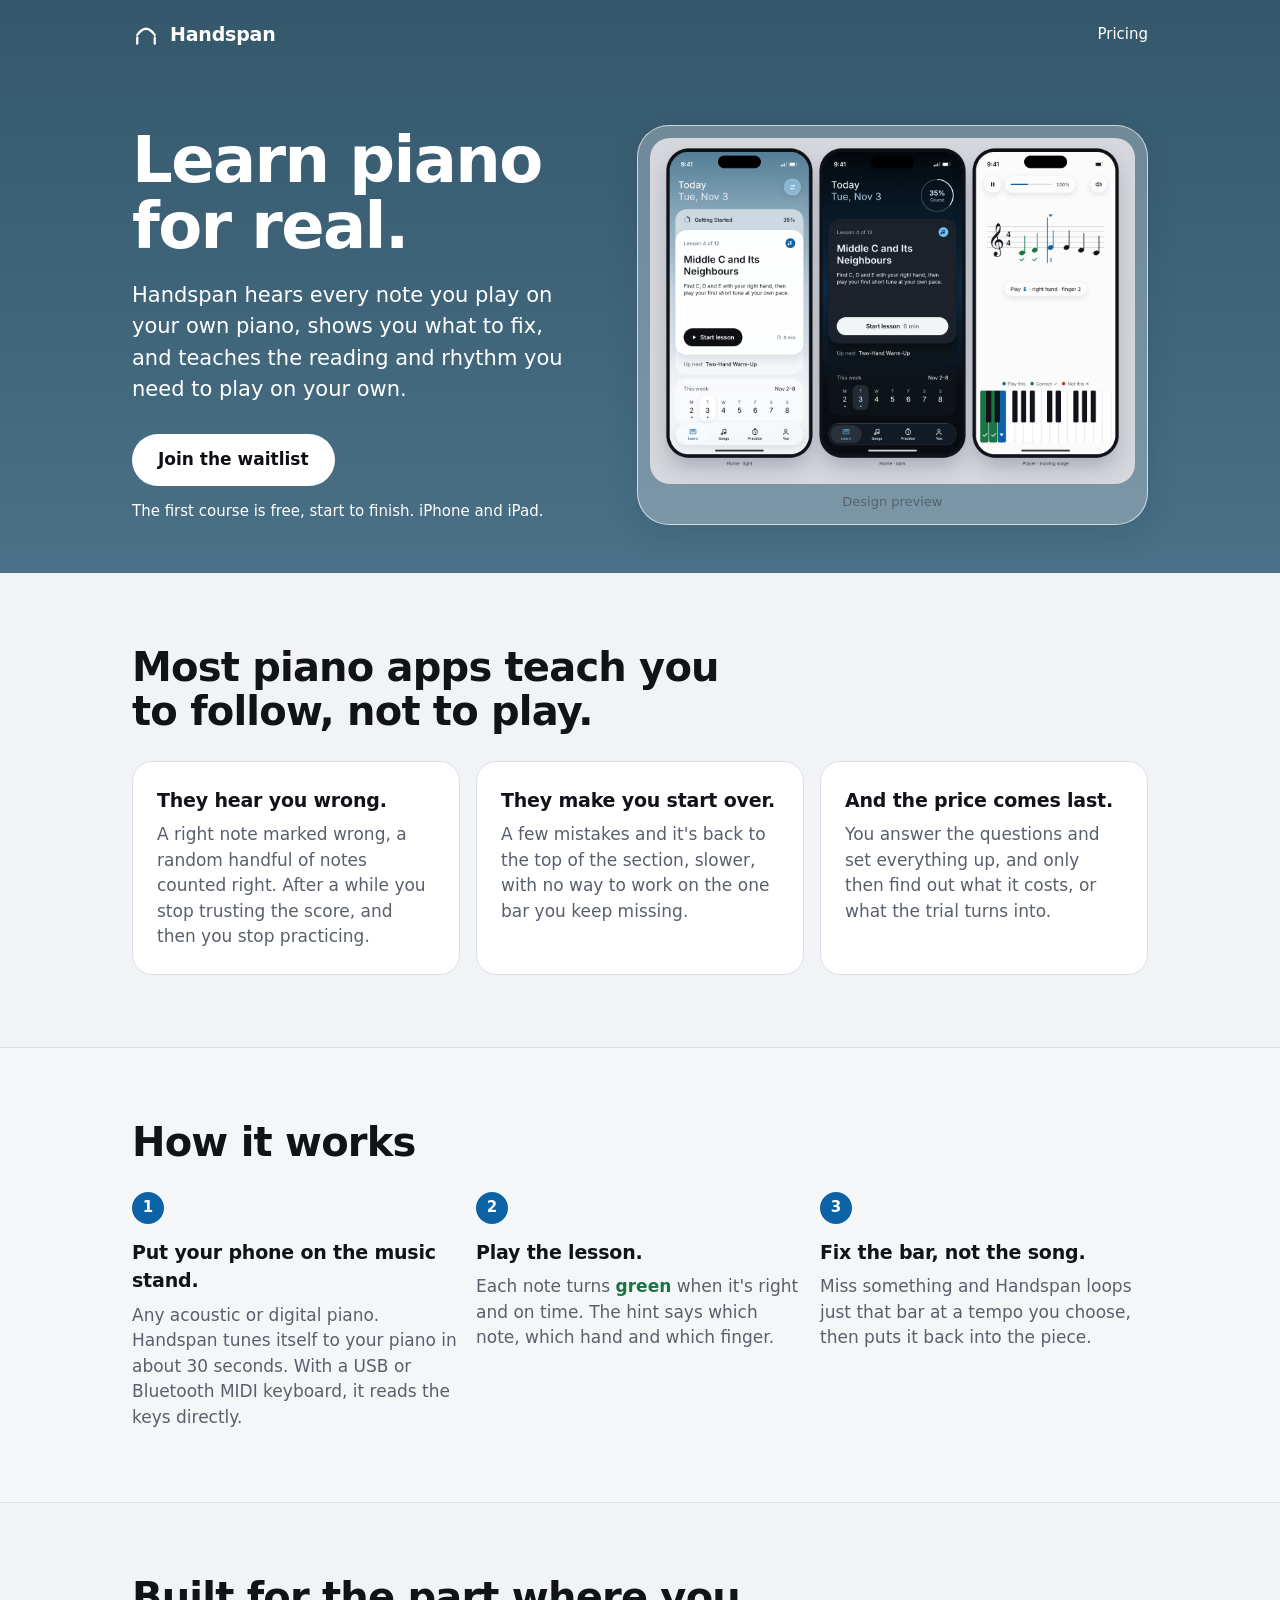
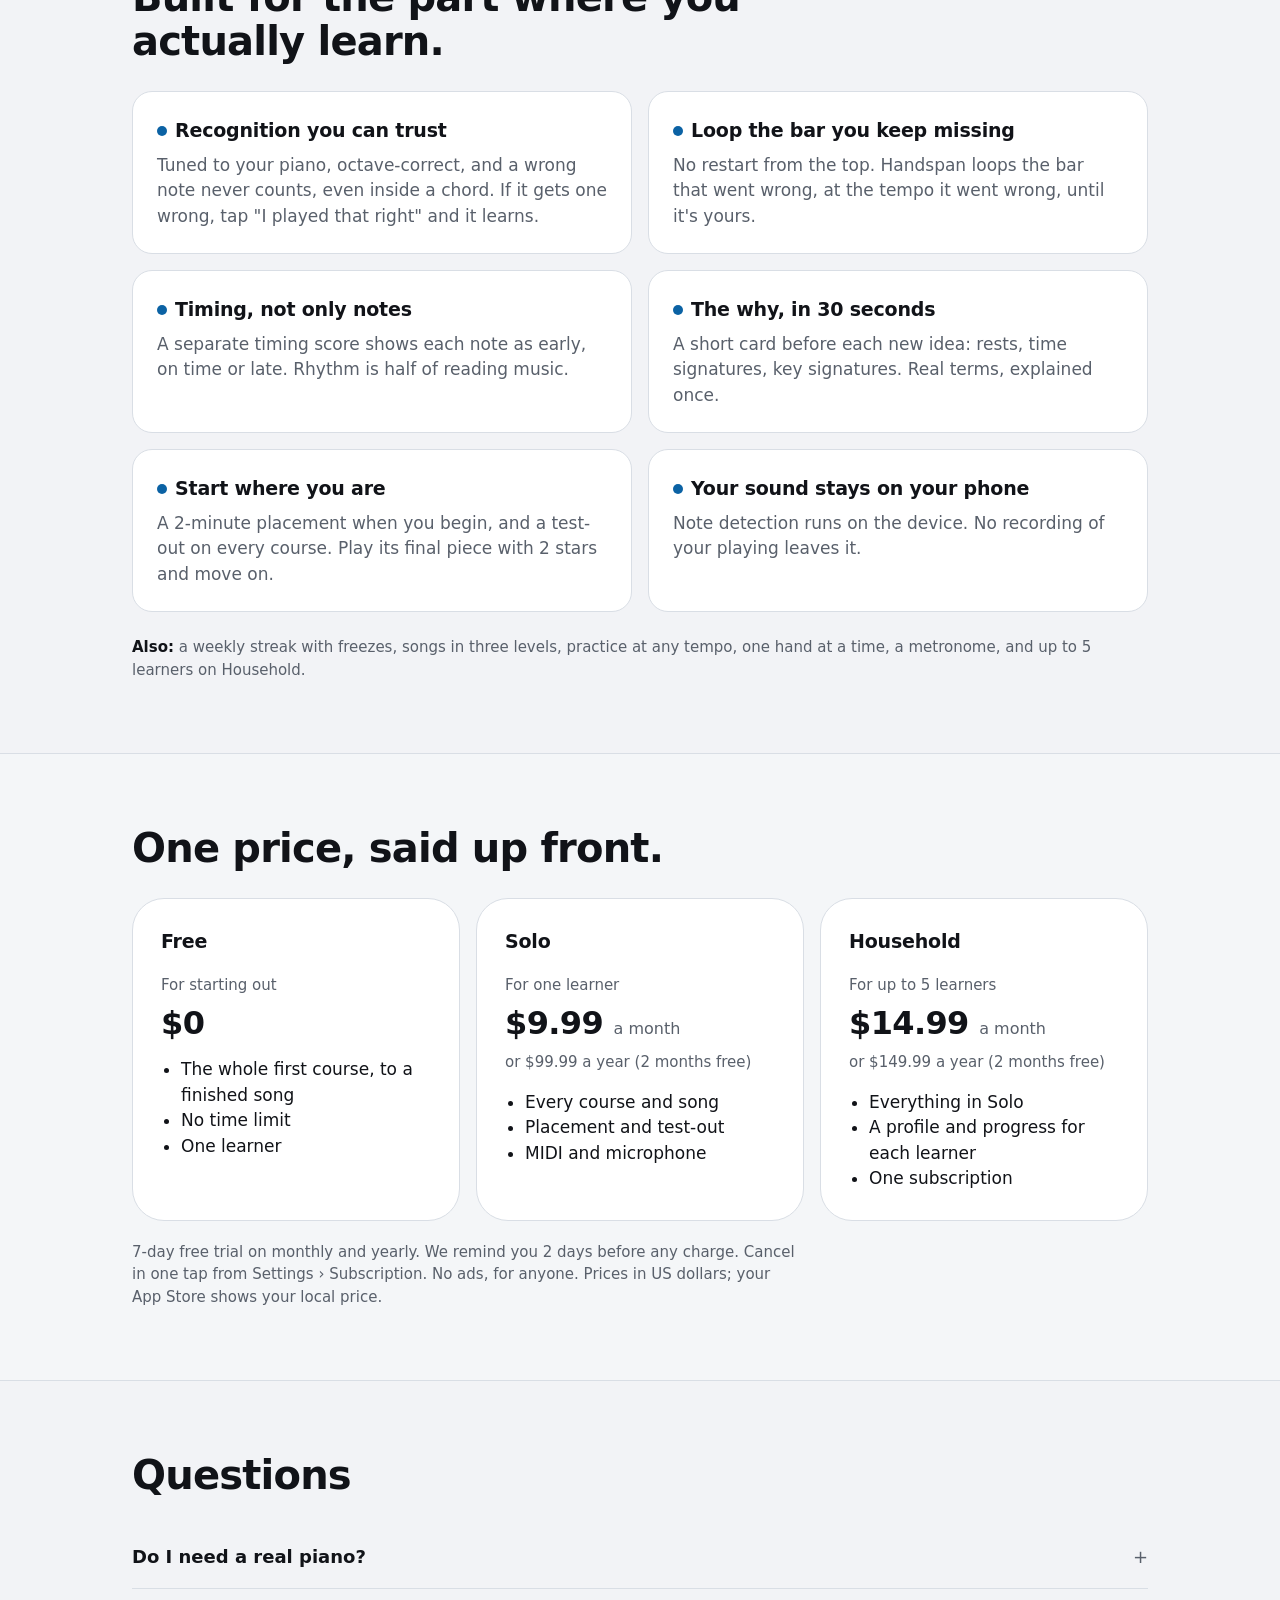
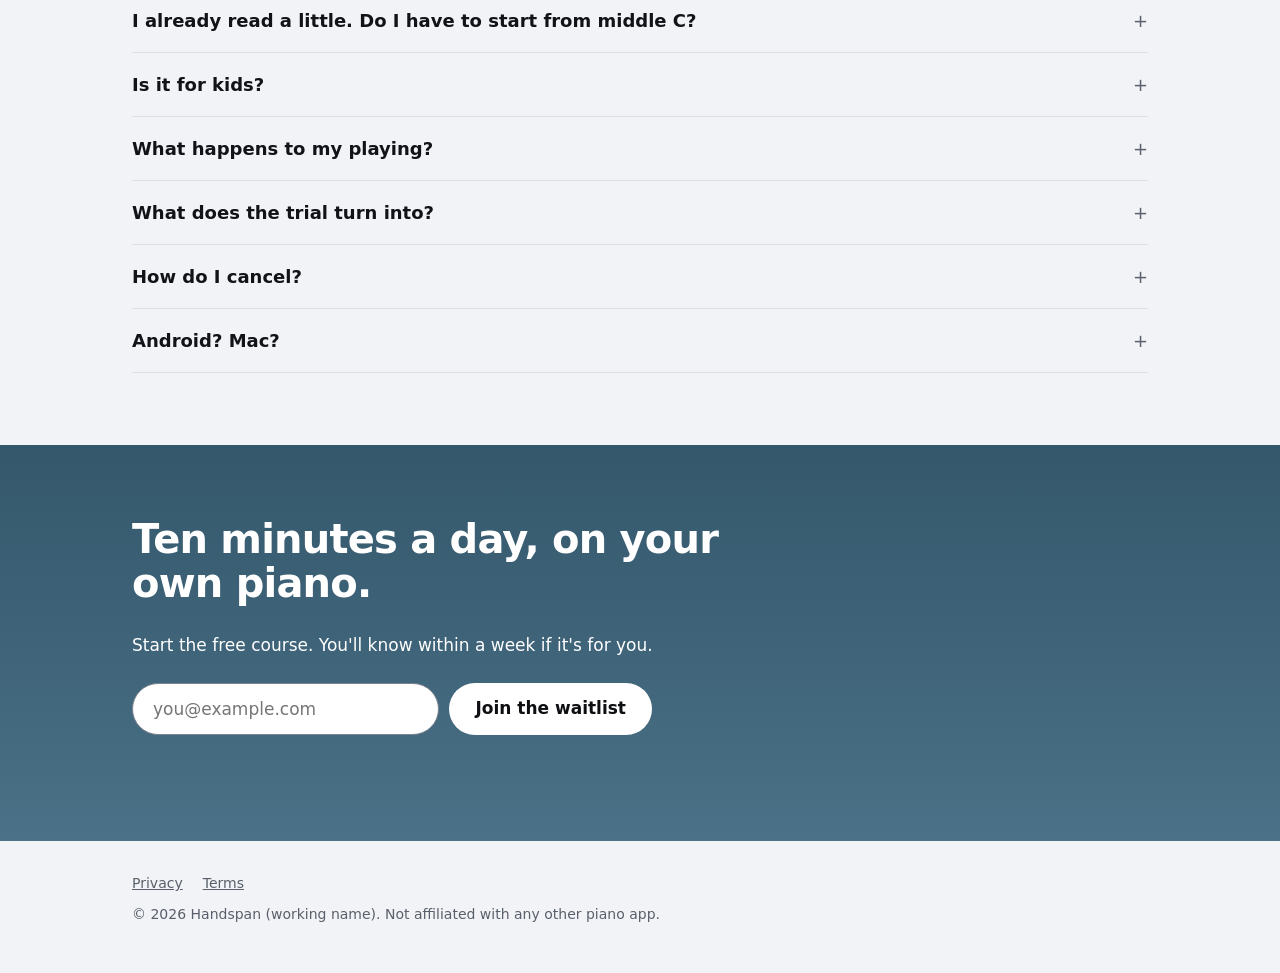
<file: replica/launch/site/index.html>
<!doctype html>
<html lang="en">
<head>
<meta charset="utf-8">
<meta name="viewport" content="width=device-width, initial-scale=1">
<title>Handspan: learn piano for real</title>
<meta name="description" content="Handspan hears every note you play on your own piano, shows you what to fix, and teaches the reading and rhythm you need to play on your own. The first course is free.">
<meta property="og:title" content="Handspan: learn piano for real">
<meta property="og:description" content="On your own piano. The first course is free, start to finish.">
<meta property="og:url" content="https://handspan.vercel.app/">
<meta property="og:image" content="https://handspan.vercel.app/preview.png">
<meta name="twitter:card" content="summary_large_image">
<link rel="icon" href="data:image/svg+xml,%3Csvg xmlns='http://www.w3.org/2000/svg' viewBox='0 0 32 32'%3E%3Crect width='32' height='32' rx='8' fill='%230b62a4'/%3E%3Cpath d='M7 18 Q16 4 25 18' stroke='white' stroke-width='3' fill='none' stroke-linecap='round'/%3E%3Cpath d='M7 20v6M25 20v6' stroke='white' stroke-width='3' stroke-linecap='round'/%3E%3C/svg%3E">
<!-- Copy of replica/design/tokens.css. Regenerate with gen_tokens_css.py and copy again if the tokens change. -->
<link rel="stylesheet" href="tokens.css">
<style>
  /* Hero band: the token sky fades to the page colour, which is too light behind white text in light mode.
     Light mode uses a darker band of the same hue (white text 5.2:1 or better); dark mode keeps the token sky. */
  :root { --hero: linear-gradient(180deg, #34576b 0%, #4a7187 100%); }
  @media (prefers-color-scheme: dark) { :root:not([data-theme="light"]) { --hero: var(--sky); } }
  :root[data-theme="dark"] { --hero: var(--sky); }
  *, *::before, *::after { box-sizing: border-box; }
  html { -webkit-text-size-adjust: 100%; }
  body {
    margin: 0;
    font-family: var(--font-sans);
    color: var(--color-text);
    background: var(--color-bg);
    line-height: 1.5;
    font-size: 17px;
  }
  img { max-width: 100%; height: auto; display: block; }
  a { color: var(--color-tint); }
  .wrap { max-width: 1080px; margin: 0 auto; padding: 0 16px; }
  @media (min-width: 720px) { .wrap { padding: 0 32px; } }

  /* Top bar */
  .top { display: flex; align-items: center; justify-content: space-between; padding: 20px 0; }
  .logo { display: inline-flex; align-items: center; gap: 10px; font-weight: 650; font-size: 19px; color: var(--color-on-sky); text-decoration: none; letter-spacing: -0.01em; }
  .logo svg { width: 28px; height: 28px; }
  .top a.small { color: var(--color-on-sky); font-size: 15px; text-decoration: none; font-weight: 500; }

  /* Hero */
  .hero { background: var(--hero); padding-bottom: 48px; }
  .hero-grid { display: grid; gap: 40px; padding-top: 32px; }
  @media (min-width: 900px) { .hero-grid { grid-template-columns: 1fr 1.1fr; align-items: center; padding-top: 56px; } }
  h1 { font-size: clamp(40px, 7vw, 64px); line-height: 1.04; letter-spacing: -0.025em; margin: 0 0 20px; color: var(--color-on-sky); font-weight: 700; }
  .lede { font-size: clamp(18px, 2.2vw, 21px); color: var(--color-on-sky); max-width: 34ch; margin: 0 0 28px; }
  .fine { font-size: 15px; color: var(--color-on-sky); margin: 14px 0 0; }
  .hero-shot { border-radius: var(--radius-card); background: var(--glass-fill); border: 1px solid var(--glass-edge); padding: 12px; box-shadow: var(--shadow-card); }
  .hero-shot img { border-radius: var(--radius-inner); }
  .hero-shot figcaption { font-size: 13px; color: var(--color-text-muted); text-align: center; padding-top: 8px; }

  /* Buttons */
  .btn { display: inline-flex; align-items: center; justify-content: center; gap: 8px; min-height: 52px; padding: 0 26px; border-radius: var(--radius-pill); background: var(--color-accent); color: var(--color-on-accent); font: 600 17px/1 var(--font-sans); text-decoration: none; border: 0; cursor: pointer; transition: transform var(--dur-tap) var(--ease-smooth); }
  .hero .btn, .final .btn { background: var(--color-on-sky); color: #0e0f12; }
  .btn:hover { transform: translateY(-1px); }
  .btn:focus-visible, input:focus-visible, a:focus-visible { outline: 3px solid var(--color-tint); outline-offset: 3px; }

  /* Sections */
  section { padding: 72px 0; }
  h2 { font-size: clamp(28px, 4vw, 40px); line-height: 1.1; letter-spacing: -0.02em; margin: 0 0 28px; max-width: 22ch; }
  h3 { font-size: 19px; margin: 0 0 8px; letter-spacing: -0.01em; }
  p { margin: 0; }
  .muted { color: var(--color-text-muted); }
  .grid { display: grid; gap: 16px; }
  @media (min-width: 720px) { .g3 { grid-template-columns: repeat(3, 1fr); } .g2 { grid-template-columns: repeat(2, 1fr); } }
  .card { background: var(--color-surface-raised); border: 1px solid var(--color-border); border-radius: var(--radius-inner); padding: 24px; }
  .step-n { display: inline-grid; place-items: center; width: 32px; height: 32px; border-radius: var(--radius-pill); background: var(--color-tint); color: var(--color-on-tint); font-weight: 700; font-size: 15px; margin-bottom: 14px; }
  .alt { background: var(--color-surface); border-top: 1px solid var(--color-border); border-bottom: 1px solid var(--color-border); }
  .dot { display: inline-block; width: 10px; height: 10px; border-radius: 50%; margin-right: 8px; vertical-align: 1px; }
  .also { margin-top: 24px; font-size: 15px; }

  /* Pricing */
  .plans { display: grid; gap: 16px; }
  @media (min-width: 820px) { .plans { grid-template-columns: repeat(3, 1fr); } }
  .plan { background: var(--color-surface-raised); border: 1px solid var(--color-border); border-radius: var(--radius-card); padding: 28px; display: flex; flex-direction: column; gap: 10px; }
  .plan .who { color: var(--color-text-muted); font-size: 15px; }
  .plan .price { font-size: 32px; font-weight: 700; letter-spacing: -0.02em; line-height: 1.1; }
  .plan .price small { font-size: 16px; font-weight: 500; color: var(--color-text-muted); letter-spacing: 0; }
  .plan .or { font-size: 15px; color: var(--color-text-muted); }
  .plan ul { margin: 6px 0 0; padding-left: 20px; }
  .terms { margin-top: 20px; font-size: 15px; color: var(--color-text-muted); max-width: 70ch; }

  /* FAQ */
  details { border-bottom: 1px solid var(--color-border); padding: 18px 0; }
  summary { cursor: pointer; font-weight: 600; font-size: 18px; list-style: none; display: flex; justify-content: space-between; gap: 16px; }
  summary::-webkit-details-marker { display: none; }
  summary::after { content: "+"; color: var(--color-text-muted); font-weight: 400; }
  details[open] summary::after { content: "–"; }
  details p { margin-top: 10px; color: var(--color-text-muted); max-width: 70ch; }

  /* Final CTA + waitlist */
  .final { background: var(--hero); text-align: left; }
  .final h2, .final p { color: var(--color-on-sky); }
  .wl { display: flex; flex-wrap: wrap; gap: 10px; margin-top: 24px; max-width: 520px; }
  .wl input { flex: 1 1 240px; min-height: 52px; border-radius: var(--radius-pill); border: 1px solid var(--color-border-input); background: var(--color-surface-raised); color: var(--color-text); padding: 0 20px; font: 17px var(--font-sans); }
  .wl-msg { margin-top: 12px; min-height: 1.5em; color: var(--color-on-sky); font-size: 15px; }
  .sr { position: absolute; width: 1px; height: 1px; overflow: hidden; clip: rect(0 0 0 0); white-space: nowrap; }

  footer { padding: 32px 0 48px; font-size: 14px; color: var(--color-text-muted); }
  footer nav { display: flex; flex-wrap: wrap; gap: 20px; margin-bottom: 10px; }
  footer a { color: var(--color-text-muted); }
</style>
</head>
<body>

<header class="hero">
  <div class="wrap">
    <div class="top">
      <a class="logo" href="#" aria-label="Handspan home">
        <svg viewBox="0 0 32 32" aria-hidden="true"><path d="M6 17 Q16 3 26 17" stroke="currentColor" stroke-width="2.6" fill="none" stroke-linecap="round"/><path d="M6 20v7M26 20v7" stroke="currentColor" stroke-width="2.6" stroke-linecap="round"/></svg>
        Handspan
      </a>
      <a class="small" href="#pricing">Pricing</a>
    </div>
    <div class="hero-grid">
      <div>
        <h1>Learn piano for real.</h1>
        <p class="lede">Handspan hears every note you play on your own piano, shows you what to fix, and teaches the reading and rhythm you need to play on your own.</p>
        <a class="btn" href="#waitlist">Join the waitlist</a>
        <p class="fine">The first course is free, start to finish. iPhone and iPad.</p>
      </div>
      <figure class="hero-shot" style="margin:0">
        <!-- Design preview. Replace with a screenshot of the real build before launch. -->
        <img src="preview.png" width="1400" height="1000" alt="Handspan on iPhone: the Today screen with the next lesson, Middle C and its neighbours, and the player showing a staff, a hint that reads Play E, right hand, finger 3, and a keyboard with two correct keys in green.">
        <figcaption>Design preview</figcaption>
      </figure>
    </div>
  </div>
</header>

<main>
  <section>
    <div class="wrap">
      <h2>Most piano apps teach you to follow, not to play.</h2>
      <div class="grid g3">
        <div class="card"><h3>They hear you wrong.</h3><p class="muted">A right note marked wrong, a random handful of notes counted right. After a while you stop trusting the score, and then you stop practicing.</p></div>
        <div class="card"><h3>They make you start over.</h3><p class="muted">A few mistakes and it's back to the top of the section, slower, with no way to work on the one bar you keep missing.</p></div>
        <div class="card"><h3>And the price comes last.</h3><p class="muted">You answer the questions and set everything up, and only then find out what it costs, or what the trial turns into.</p></div>
      </div>
    </div>
  </section>

  <section class="alt">
    <div class="wrap">
      <h2>How it works</h2>
      <div class="grid g3">
        <div><span class="step-n">1</span><h3>Put your phone on the music stand.</h3><p class="muted">Any acoustic or digital piano. Handspan tunes itself to your piano in about 30 seconds. With a USB or Bluetooth MIDI keyboard, it reads the keys directly.</p></div>
        <div><span class="step-n">2</span><h3>Play the lesson.</h3><p class="muted">Each note turns <span style="color:var(--color-note-correct);font-weight:600">green</span> when it's right and on time. The hint says which note, which hand and which finger.</p></div>
        <div><span class="step-n">3</span><h3>Fix the bar, not the song.</h3><p class="muted">Miss something and Handspan loops just that bar at a tempo you choose, then puts it back into the piece.</p></div>
      </div>
    </div>
  </section>

  <section>
    <div class="wrap">
      <h2>Built for the part where you actually learn.</h2>
      <div class="grid g2">
        <div class="card"><h3><span class="dot" style="background:var(--color-tint)"></span>Recognition you can trust</h3><p class="muted">Tuned to your piano, octave-correct, and a wrong note never counts, even inside a chord. If it gets one wrong, tap "I played that right" and it learns.</p></div>
        <div class="card"><h3><span class="dot" style="background:var(--color-tint)"></span>Loop the bar you keep missing</h3><p class="muted">No restart from the top. Handspan loops the bar that went wrong, at the tempo it went wrong, until it's yours.</p></div>
        <div class="card"><h3><span class="dot" style="background:var(--color-tint)"></span>Timing, not only notes</h3><p class="muted">A separate timing score shows each note as early, on time or late. Rhythm is half of reading music.</p></div>
        <div class="card"><h3><span class="dot" style="background:var(--color-tint)"></span>The why, in 30 seconds</h3><p class="muted">A short card before each new idea: rests, time signatures, key signatures. Real terms, explained once.</p></div>
        <div class="card"><h3><span class="dot" style="background:var(--color-tint)"></span>Start where you are</h3><p class="muted">A 2-minute placement when you begin, and a test-out on every course. Play its final piece with 2 stars and move on.</p></div>
        <div class="card"><h3><span class="dot" style="background:var(--color-tint)"></span>Your sound stays on your phone</h3><p class="muted">Note detection runs on the device. No recording of your playing leaves it.</p></div>
      </div>
      <p class="also muted"><strong style="color:var(--color-text)">Also:</strong> a weekly streak with freezes, songs in three levels, practice at any tempo, one hand at a time, a metronome, and up to 5 learners on Household.</p>
    </div>
  </section>

  <section class="alt" id="pricing">
    <div class="wrap">
      <h2>One price, said up front.</h2>
      <div class="plans">
        <div class="plan">
          <h3>Free</h3>
          <p class="who">For starting out</p>
          <p class="price">$0</p>
          <ul><li>The whole first course, to a finished song</li><li>No time limit</li><li>One learner</li></ul>
        </div>
        <div class="plan">
          <h3>Solo</h3>
          <p class="who">For one learner</p>
          <p class="price">$9.99 <small>a month</small></p>
          <p class="or">or $99.99 a year (2 months free)</p>
          <ul><li>Every course and song</li><li>Placement and test-out</li><li>MIDI and microphone</li></ul>
        </div>
        <div class="plan">
          <h3>Household</h3>
          <p class="who">For up to 5 learners</p>
          <p class="price">$14.99 <small>a month</small></p>
          <p class="or">or $149.99 a year (2 months free)</p>
          <ul><li>Everything in Solo</li><li>A profile and progress for each learner</li><li>One subscription</li></ul>
        </div>
      </div>
      <p class="terms">7-day free trial on monthly and yearly. We remind you 2 days before any charge. Cancel in one tap from Settings › Subscription. No ads, for anyone. Prices in US dollars; your App Store shows your local price.</p>
    </div>
  </section>

  <section>
    <div class="wrap">
      <h2>Questions</h2>
      <details><summary>Do I need a real piano?</summary><p>Yes, for now. Any acoustic piano or digital keyboard with at least 61 keys. A MIDI cable or Bluetooth MIDI is the most accurate, but the microphone works on its own.</p></details>
      <details><summary>I already read a little. Do I have to start from middle C?</summary><p>No. Take the 2-minute placement, or test out of any course by playing its final piece.</p></details>
      <details><summary>Is it for kids?</summary><p>It's made for adults first. Kids do well with it too, because a mistake never sends them back to the start and there are no zero-star screens. Household gives each child their own profile.</p></details>
      <details><summary>What happens to my playing?</summary><p>It's analysed on your phone and never uploaded. We store your results, such as which lesson and how many notes were on time, so they sync across your devices.</p></details>
      <details><summary>What does the trial turn into?</summary><p>The plan you picked, at the price shown next to the button, on the date shown next to the button. Monthly is selected unless you choose yearly. We send a reminder 2 days before.</p></details>
      <details><summary>How do I cancel?</summary><p>Settings › Subscription in the app, one tap. Or in your iPhone's Settings › your name › Subscriptions.</p></details>
      <details><summary>Android? Mac?</summary><p>iPhone and iPad first. Join the waitlist and tell us what you use.</p></details>
    </div>
  </section>

  <section class="final" id="waitlist">
    <div class="wrap">
      <h2>Ten minutes a day, on your own piano.</h2>
      <p>Start the free course. You'll know within a week if it's for you.</p>
      <!-- Posts to the Supabase waitlist table (insert-only for visitors, see supabase/migrations/20261120000200_waitlist.sql).
           The publishable key is public by design, the same one that ships in the app. -->
      <form class="wl" data-endpoint="https://ypvscfhwywxjnjzhcmqq.supabase.co/rest/v1/waitlist" data-key="sb_publishable_H0Tsfl0OOXE5Fm0ogy1AmA_hiyJF4vd" novalidate>
        <label class="sr" for="email">Email</label>
        <input id="email" name="email" type="email" autocomplete="email" placeholder="you@example.com" required>
        <button class="btn" type="submit">Join the waitlist</button>
      </form>
      <p class="wl-msg" role="status" aria-live="polite"></p>
    </div>
  </section>
</main>

<footer>
  <div class="wrap">
    <nav><a href="privacy.html">Privacy</a><a href="terms.html">Terms</a></nav>
    <p>© 2026 Handspan (working name). Not affiliated with any other piano app.</p>
  </div>
</footer>

<script>
  (function () {
    var form = document.querySelector('.wl');
    var msg = document.querySelector('.wl-msg');
    form.addEventListener('submit', function (e) {
      e.preventDefault();
      var email = form.email.value.trim();
      if (!/^[^\s@]+@[^\s@]+\.[^\s@]+$/.test(email)) { msg.textContent = 'That email looks incomplete. Check it and try again.'; return; }
      var url = form.getAttribute('data-endpoint');
      if (!url) { msg.textContent = 'The waitlist opens soon. Nothing was sent.'; return; }
      msg.textContent = 'Sending…';
      var key = form.getAttribute('data-key');
      fetch(url, { method: 'POST', headers: { 'Content-Type': 'application/json', 'apikey': key, 'Prefer': 'return=minimal' }, body: JSON.stringify({ email: email, source: 'landing' }) })
        .then(function (r) {
          // 409 means the address is already on the list, which is fine.
          if (r.ok || r.status === 409) { msg.textContent = "You're on the list. We'll write once, when it's ready."; form.reset(); }
          else { msg.textContent = 'That didn’t go through. Try again in a minute.'; }
        })
        .catch(function () { msg.textContent = 'No connection. Try again in a minute.'; });
    });
  })();
</script>
</body>
</html>
</file>
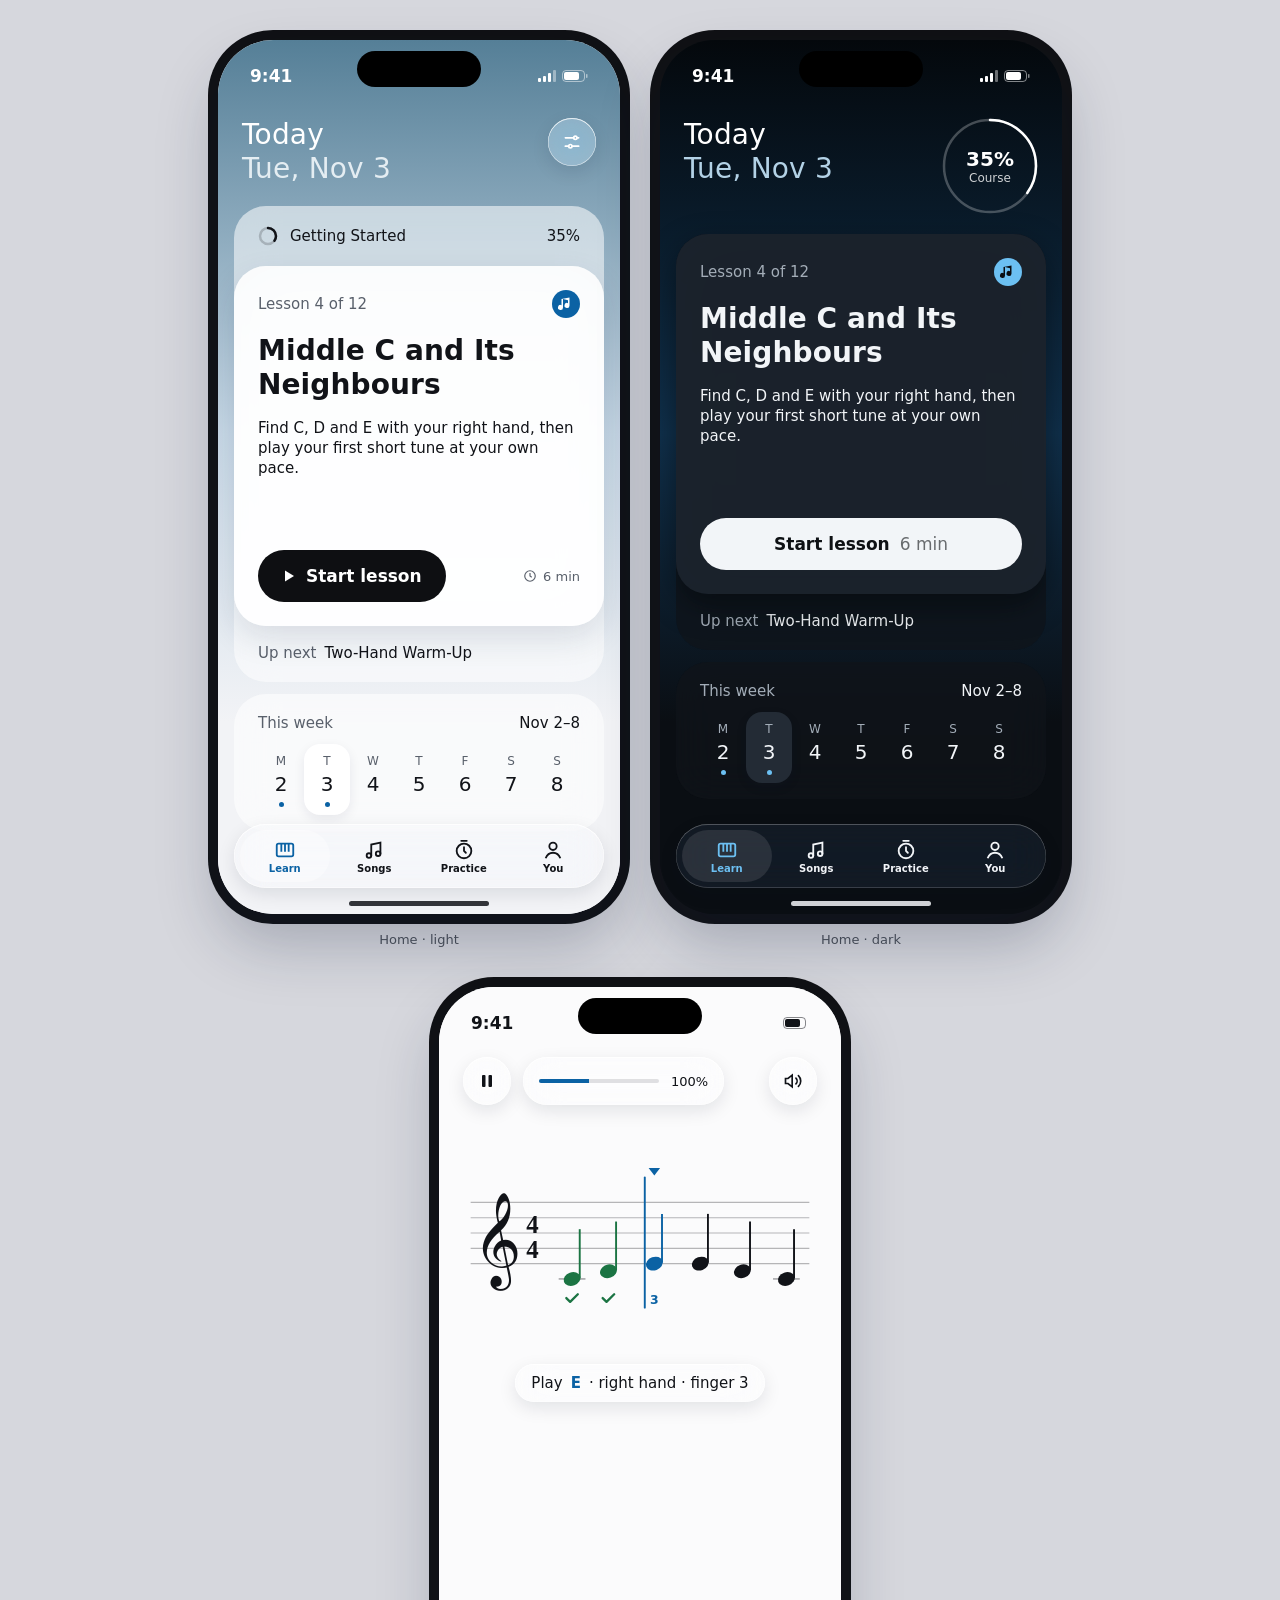
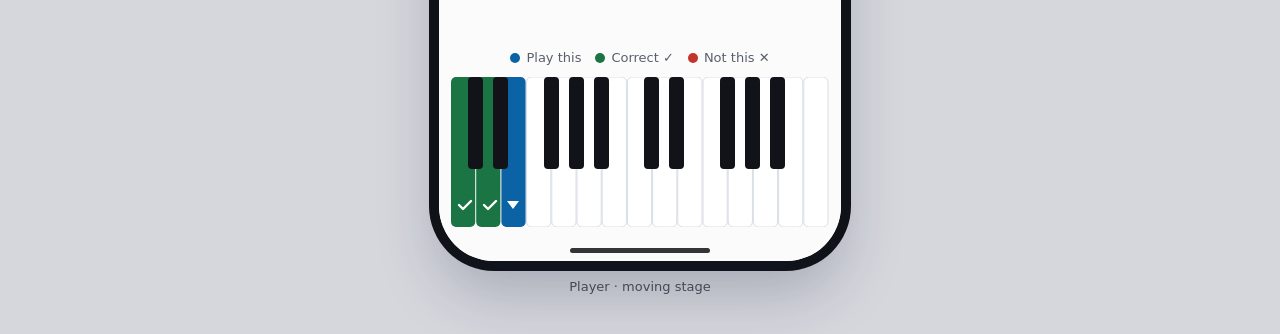
<file: replica/design/preview.html>
<!doctype html>
<html lang="en">
<head>
<meta charset="utf-8">
<meta name="viewport" content="width=device-width, initial-scale=1">
<title>Handspan Design Preview</title>
<link rel="stylesheet" href="tokens.css">
<style>
  /* Preview only: an approximation of the SwiftUI primitives in the browser.
     backdrop-filter stands in for Liquid Glass; the real thing is .glassEffect. */
  * { box-sizing: border-box; margin: 0; }
  body {
    font-family: var(--font-sans);
    background: #d6d7dd;
    padding: 40px 16px;
    -webkit-font-smoothing: antialiased;
  }
  .row { display: flex; gap: 40px; justify-content: center; flex-wrap: wrap; }
  .phone {
    width: 402px; height: 874px; border-radius: 55px; overflow: hidden; position: relative;
    background: var(--color-bg); color: var(--color-text);
    box-shadow: 0 30px 60px rgba(20,30,60,.25), 0 0 0 10px #101114;
  }
  .sky { position: absolute; inset: 0; background: var(--sky); }
  .status { position: relative; display: flex; justify-content: space-between; align-items: center;
    padding: 18px 32px 0; font-weight: 600; font-size: 17px; color: var(--color-on-sky); height: 54px; }
  .island { position: absolute; left: 50%; top: 11px; width: 124px; height: 36px; margin-left: -62px;
    background: #000; border-radius: 20px; }
  .status .icons { display: flex; gap: 6px; align-items: center; }
  .content { position: relative; padding: 0 16px; }

  .header { display: flex; justify-content: space-between; align-items: flex-start; padding: 24px 8px 20px; }
  .header h1 { font-size: 28px; line-height: 34px; font-weight: 400; color: var(--color-on-sky); letter-spacing: .2px; }
  .header h1 span { display: block; color: var(--color-on-sky-muted); }

  .glass {
    background: var(--glass-fill);
    -webkit-backdrop-filter: blur(18px) saturate(180%); backdrop-filter: blur(18px) saturate(180%);
    box-shadow: inset 0 1px 0 var(--glass-edge), inset 0 -1px 0 rgba(255,255,255,.08),
                inset 0 0 0 .5px var(--glass-edge), 0 6px 18px rgba(10,20,40,.10);
  }
  .glass-btn { width: 48px; height: 48px; border-radius: 50%; display: grid; place-items: center; color: var(--color-on-sky); }

  .ring { width: 96px; height: 96px; position: relative; color: var(--color-on-sky); }
  .ring svg { position: absolute; inset: 0; transform: rotate(-90deg); }
  .ring .lbl { position: absolute; inset: 0; display: grid; place-content: center; text-align: center; }
  .ring b { font-family: var(--font-rounded); font-size: 20px; font-weight: 600; }
  .ring small { font-size: 12px; opacity: .8; }

  .deck { border-radius: var(--radius-card); background: var(--sunken-fill);
    -webkit-backdrop-filter: blur(20px); backdrop-filter: blur(20px); }
  .deck .strip { display: flex; align-items: center; gap: 12px; padding: 20px 24px; font-size: 15px; font-weight: 500; }
  .deck .strip .pct { margin-left: auto; font-variant-numeric: tabular-nums; }
  .card { border-radius: var(--radius-card); background: var(--card-fill); box-shadow: var(--shadow-card);
    -webkit-backdrop-filter: blur(30px); backdrop-filter: blur(30px);
    padding: 24px; min-height: 360px; display: flex; flex-direction: column; gap: 16px; }
  .eyebrow { font-size: 15px; color: var(--color-text-muted); display: flex; justify-content: space-between; align-items: center; }
  .card h2 { font-size: 28px; line-height: 34px; font-weight: 600; letter-spacing: .1px; }
  .card p { font-size: 15px; line-height: 20px; }
  .card .foot { margin-top: auto; display: flex; align-items: center; justify-content: space-between; gap: 12px; }
  .primary { background: var(--color-accent); color: var(--color-on-accent); border: 0; border-radius: 999px;
    height: 52px; padding: 0 24px; font: 600 17px var(--font-sans); display: inline-flex; align-items: center; gap: 10px; }
  .primary.full { width: 100%; justify-content: center; }
  .muted { color: var(--color-text-muted); font-size: 13px; display: inline-flex; gap: 6px; align-items: center; }
  .upnext { padding: 18px 24px 20px; font-size: 15px; }
  .upnext span { color: var(--color-text-muted); margin-right: 8px; }
  .upnext b { font-weight: 500; }

  .week { margin-top: 12px; border-radius: var(--radius-card); background: var(--sunken-fill);
    -webkit-backdrop-filter: blur(20px); backdrop-filter: blur(20px); padding: 20px 24px 16px; }
  .week .top { display: flex; justify-content: space-between; font-size: 15px; margin-bottom: 12px; }
  .week .top span:first-child { color: var(--color-text-muted); }
  .days { display: grid; grid-template-columns: repeat(7, 1fr); }
  .day { text-align: center; padding: 10px 0 8px; border-radius: var(--radius-chip); }
  .day small { display: block; font-size: 12px; font-weight: 500; color: var(--color-text-muted); }
  .day b { display: block; font-size: 20px; font-weight: 400; margin: 4px 0 6px; }
  .day i { display: block; width: 5px; height: 5px; border-radius: 50%; margin: 0 auto; }
  .day.done i { background: var(--color-tint); }
  .day.today { background: var(--color-surface-raised); box-shadow: 0 4px 12px rgba(20,30,60,.08); }

  .tabbar { position: absolute; left: 16px; right: 16px; bottom: 26px; height: 64px; border-radius: 999px;
    display: grid; grid-template-columns: repeat(4,1fr); align-items: center; padding: 0 6px; }
  .tab { display: flex; flex-direction: column; align-items: center; gap: 2px; font-size: 10px; font-weight: 600;
    color: var(--color-text); height: 52px; justify-content: center; border-radius: 999px; }
  .tab.on { color: var(--color-tint); background: rgba(255,255,255,.35); }
  [data-theme="dark"] .tab.on { background: rgba(255,255,255,.10); }
  .homebar { position: absolute; bottom: 8px; left: 50%; width: 140px; height: 5px; margin-left: -70px;
    border-radius: 3px; background: var(--color-text); opacity: .85; }

  /* player */
  .paper { position: absolute; inset: 0; background: var(--color-paper); }
  .player .status { color: var(--color-text); }
  .hud { display: flex; gap: 12px; align-items: center; padding: 16px 8px 0; }
  .hud .cap { height: 48px; border-radius: 999px; display: flex; align-items: center; gap: 12px; padding: 0 16px;
    font-size: 13px; font-variant-numeric: tabular-nums; color: var(--color-text); }
  .hud .glass-btn { color: var(--color-text); }
  .bar { width: 120px; height: 4px; border-radius: 2px; background: rgba(17,19,24,.12); overflow: hidden; }
  .bar i { display: block; height: 100%; width: 42%; background: var(--color-tint); }
  .hud .x { margin-left: auto; }
  .stage { padding: 40px 8px 0; }
  .hint { margin: 24px auto 0; width: max-content; border-radius: 999px; padding: 10px 16px; font-size: 15px;
    display: flex; gap: 8px; align-items: center; color: var(--color-text); }
  .hint b { color: var(--color-tint); }
  .keys { position: absolute; left: 0; right: 0; bottom: 34px; padding: 0 12px; height: 150px; }
  .keys svg { width: 100%; height: 100%; }
  .legend { position: absolute; left: 24px; right: 24px; bottom: 196px; display: flex; gap: 14px; font-size: 13px; color: var(--color-text-muted); justify-content: center; }
  .legend span { display: inline-flex; gap: 6px; align-items: center; }
  .legend i { width: 10px; height: 10px; border-radius: 50%; display: inline-block; }

  .caption { text-align: center; margin-top: 18px; font: 500 13px var(--font-sans); color: #4b505a; }
</style>
</head>
<body>
<div class="row">

  <!-- 1. Home, light -->
  <div>
  <div class="phone" data-theme="light">
    <div class="sky"></div>
    <div class="status"><span>9:41</span><div class="island"></div>
      <span class="icons"><svg width="18" height="12" viewBox="0 0 18 12" fill="currentColor"><rect x="0" y="8" width="3" height="4" rx="1"/><rect x="5" y="6" width="3" height="6" rx="1"/><rect x="10" y="3" width="3" height="9" rx="1"/><rect x="15" y="0" width="3" height="12" rx="1" opacity=".4"/></svg>
      <svg width="26" height="12" viewBox="0 0 26 12"><rect x=".5" y=".5" width="22" height="11" rx="3.5" fill="none" stroke="currentColor" opacity=".5"/><rect x="2" y="2" width="15" height="8" rx="2" fill="currentColor"/><rect x="24" y="4" width="1.5" height="4" rx=".75" fill="currentColor" opacity=".5"/></svg></span>
    </div>
    <div class="content">
      <div class="header">
        <h1>Today<span>Tue, Nov 3</span></h1>
        <div class="glass glass-btn" aria-label="Settings">
          <svg width="20" height="20" viewBox="0 0 24 24" fill="none" stroke="currentColor" stroke-width="2" stroke-linecap="round"><path d="M4 7h10M18 7h2M4 17h4M12 17h8"/><circle cx="16" cy="7" r="2"/><circle cx="10" cy="17" r="2"/></svg>
        </div>
      </div>
      <div class="deck">
        <div class="strip">
          <svg width="20" height="20" viewBox="0 0 20 20" style="transform:rotate(-90deg)"><circle cx="10" cy="10" r="8" fill="none" stroke="currentColor" stroke-opacity=".2" stroke-width="2.5"/><circle cx="10" cy="10" r="8" fill="none" stroke="currentColor" stroke-width="2.5" stroke-linecap="round" stroke-dasharray="50.3" stroke-dashoffset="32.7"/></svg>
          Getting Started <span class="pct">35%</span>
        </div>
        <div class="card">
          <div class="eyebrow">Lesson 4 of 12
            <svg width="28" height="28" viewBox="0 0 28 28"><circle cx="14" cy="14" r="14" fill="var(--color-tint)"/><path d="M11 9v8.5a2.5 2.5 0 1 1-1.5-2.3V9l8-1.5v8a2.5 2.5 0 1 1-1.5-2.3V10.3z" fill="#fff"/></svg>
          </div>
          <h2>Middle C and Its Neighbours</h2>
          <p>Find C, D and E with your right hand, then play your first short tune at your own pace.</p>
          <div class="foot">
            <button class="primary"><svg width="14" height="14" viewBox="0 0 14 14" fill="currentColor"><path d="M3 1.5v11l9-5.5z"/></svg>Start lesson</button>
            <span class="muted"><svg width="14" height="14" viewBox="0 0 24 24" fill="none" stroke="currentColor" stroke-width="2"><circle cx="12" cy="12" r="9"/><path d="M12 7v5l3 2"/></svg>6 min</span>
          </div>
        </div>
        <div class="upnext"><span>Up next</span><b>Two-Hand Warm-Up</b></div>
      </div>
      <div class="week">
        <div class="top"><span>This week</span><span>Nov 2–8</span></div>
        <div class="days">
          <div class="day done"><small>M</small><b>2</b><i></i></div>
          <div class="day today done"><small>T</small><b>3</b><i></i></div>
          <div class="day"><small>W</small><b>4</b><i></i></div>
          <div class="day"><small>T</small><b>5</b><i></i></div>
          <div class="day"><small>F</small><b>6</b><i></i></div>
          <div class="day"><small>S</small><b>7</b><i></i></div>
          <div class="day"><small>S</small><b>8</b><i></i></div>
        </div>
      </div>
    </div>
    <nav class="tabbar glass">
      <div class="tab on"><svg width="22" height="22" viewBox="0 0 24 24" fill="none" stroke="currentColor" stroke-width="2" stroke-linejoin="round"><rect x="3" y="5" width="18" height="14" rx="2"/><path d="M8 5v9M12 5v9M16 5v9"/></svg>Learn</div>
      <div class="tab"><svg width="22" height="22" viewBox="0 0 24 24" fill="none" stroke="currentColor" stroke-width="2" stroke-linecap="round"><path d="M9 18V6l10-2v12"/><circle cx="6.5" cy="18" r="2.5"/><circle cx="16.5" cy="16" r="2.5"/></svg>Songs</div>
      <div class="tab"><svg width="22" height="22" viewBox="0 0 24 24" fill="none" stroke="currentColor" stroke-width="2" stroke-linecap="round"><circle cx="12" cy="13" r="8"/><path d="M12 9v4l2 2M9 2h6"/></svg>Practice</div>
      <div class="tab"><svg width="22" height="22" viewBox="0 0 24 24" fill="none" stroke="currentColor" stroke-width="2"><circle cx="12" cy="8" r="4"/><path d="M4 21c1.5-4 4.5-6 8-6s6.5 2 8 6"/></svg>You</div>
    </nav>
    <div class="homebar"></div>
  </div>
  <p class="caption">Home · light</p>
  </div>

  <!-- 2. Home, dark -->
  <div>
  <div class="phone" data-theme="dark">
    <div class="sky"></div>
    <div class="status"><span>9:41</span><div class="island"></div>
      <span class="icons"><svg width="18" height="12" viewBox="0 0 18 12" fill="currentColor"><rect x="0" y="8" width="3" height="4" rx="1"/><rect x="5" y="6" width="3" height="6" rx="1"/><rect x="10" y="3" width="3" height="9" rx="1"/><rect x="15" y="0" width="3" height="12" rx="1" opacity=".4"/></svg>
      <svg width="26" height="12" viewBox="0 0 26 12"><rect x=".5" y=".5" width="22" height="11" rx="3.5" fill="none" stroke="currentColor" opacity=".5"/><rect x="2" y="2" width="15" height="8" rx="2" fill="currentColor"/><rect x="24" y="4" width="1.5" height="4" rx=".75" fill="currentColor" opacity=".5"/></svg></span>
    </div>
    <div class="content">
      <div class="header">
        <h1>Today<span>Tue, Nov 3</span></h1>
        <div class="ring">
          <svg viewBox="0 0 96 96"><circle cx="48" cy="48" r="46" fill="none" stroke="currentColor" stroke-opacity=".25" stroke-width="2.5"/><circle cx="48" cy="48" r="46" fill="none" stroke="currentColor" stroke-width="2.5" stroke-linecap="round" stroke-dasharray="289" stroke-dashoffset="188"/></svg>
          <div class="lbl"><b>35%</b><small>Course</small></div>
        </div>
      </div>
      <div class="deck">
        <div class="card">
          <div class="eyebrow">Lesson 4 of 12
            <svg width="28" height="28" viewBox="0 0 28 28"><circle cx="14" cy="14" r="14" fill="var(--color-tint)"/><path d="M11 9v8.5a2.5 2.5 0 1 1-1.5-2.3V9l8-1.5v8a2.5 2.5 0 1 1-1.5-2.3V10.3z" fill="var(--color-on-tint)"/></svg>
          </div>
          <h2>Middle C and Its Neighbours</h2>
          <p>Find C, D and E with your right hand, then play your first short tune at your own pace.</p>
          <div class="foot">
            <button class="primary full">Start lesson <span style="opacity:.6;font-weight:500">6 min</span></button>
          </div>
        </div>
        <div class="upnext"><span>Up next</span><b>Two-Hand Warm-Up</b></div>
      </div>
      <div class="week">
        <div class="top"><span>This week</span><span>Nov 2–8</span></div>
        <div class="days">
          <div class="day done"><small>M</small><b>2</b><i></i></div>
          <div class="day today done"><small>T</small><b>3</b><i></i></div>
          <div class="day"><small>W</small><b>4</b><i></i></div>
          <div class="day"><small>T</small><b>5</b><i></i></div>
          <div class="day"><small>F</small><b>6</b><i></i></div>
          <div class="day"><small>S</small><b>7</b><i></i></div>
          <div class="day"><small>S</small><b>8</b><i></i></div>
        </div>
      </div>
    </div>
    <nav class="tabbar glass">
      <div class="tab on"><svg width="22" height="22" viewBox="0 0 24 24" fill="none" stroke="currentColor" stroke-width="2" stroke-linejoin="round"><rect x="3" y="5" width="18" height="14" rx="2"/><path d="M8 5v9M12 5v9M16 5v9"/></svg>Learn</div>
      <div class="tab"><svg width="22" height="22" viewBox="0 0 24 24" fill="none" stroke="currentColor" stroke-width="2" stroke-linecap="round"><path d="M9 18V6l10-2v12"/><circle cx="6.5" cy="18" r="2.5"/><circle cx="16.5" cy="16" r="2.5"/></svg>Songs</div>
      <div class="tab"><svg width="22" height="22" viewBox="0 0 24 24" fill="none" stroke="currentColor" stroke-width="2" stroke-linecap="round"><circle cx="12" cy="13" r="8"/><path d="M12 9v4l2 2M9 2h6"/></svg>Practice</div>
      <div class="tab"><svg width="22" height="22" viewBox="0 0 24 24" fill="none" stroke="currentColor" stroke-width="2"><circle cx="12" cy="8" r="4"/><path d="M4 21c1.5-4 4.5-6 8-6s6.5 2 8 6"/></svg>You</div>
    </nav>
    <div class="homebar"></div>
  </div>
  <p class="caption">Home · dark</p>
  </div>

  <!-- 3. Player, light -->
  <div>
  <div class="phone player" data-theme="light">
    <div class="paper"></div>
    <div class="status"><span>9:41</span><div class="island"></div>
      <span class="icons"><svg width="26" height="12" viewBox="0 0 26 12"><rect x=".5" y=".5" width="22" height="11" rx="3.5" fill="none" stroke="currentColor" opacity=".5"/><rect x="2" y="2" width="15" height="8" rx="2" fill="currentColor"/></svg></span>
    </div>
    <div class="content">
      <div class="hud">
        <div class="glass glass-btn" aria-label="Pause"><svg width="16" height="16" viewBox="0 0 16 16" fill="currentColor"><rect x="3" y="2" width="3.5" height="12" rx="1"/><rect x="9.5" y="2" width="3.5" height="12" rx="1"/></svg></div>
        <div class="glass cap"><div class="bar"><i></i></div>100%</div>
        <div class="glass glass-btn x" aria-label="Listen"><svg width="20" height="20" viewBox="0 0 24 24" fill="none" stroke="currentColor" stroke-width="2" stroke-linecap="round"><path d="M11 5 6 9H3v6h3l5 4zM15.5 8.5a5 5 0 0 1 0 7M18.5 5.5a9 9 0 0 1 0 13"/></svg></div>
      </div>
      <div class="stage">
        <svg viewBox="0 0 370 200" width="100%">
          <!-- staff -->
          <g stroke="var(--color-ink)" stroke-opacity=".3" stroke-width="1.2">
            <line x1="8" y1="60" x2="362" y2="60"/><line x1="8" y1="76" x2="362" y2="76"/><line x1="8" y1="92" x2="362" y2="92"/><line x1="8" y1="108" x2="362" y2="108"/><line x1="8" y1="124" x2="362" y2="124"/>
          </g>
          <text x="10" y="128" font-size="86" fill="var(--color-ink)" font-family="serif">𝄞</text>
          <text x="66" y="92" font-size="26" font-weight="700" fill="var(--color-ink)" font-family="serif">4</text>
          <text x="66" y="118" font-size="26" font-weight="700" fill="var(--color-ink)" font-family="serif">4</text>
          <!-- cursor -->
          <line x1="190" y1="34" x2="190" y2="170" stroke="var(--color-tint)" stroke-width="2" stroke-linecap="round"/>
          <!-- C (correct) with ledger line -->
          <line x1="100" y1="140" x2="128" y2="140" stroke="var(--color-ink)" stroke-opacity=".5" stroke-width="1.2"/>
          <ellipse cx="114" cy="140" rx="9" ry="7" transform="rotate(-20 114 140)" fill="var(--color-success)"/>
          <line x1="122" y1="139" x2="122" y2="88" stroke="var(--color-success)" stroke-width="2"/>
          <path d="M108 160l4 4 8-8" stroke="var(--color-success)" stroke-width="2.4" fill="none" stroke-linecap="round" stroke-linejoin="round"/>
          <!-- D (correct) -->
          <ellipse cx="152" cy="132" rx="9" ry="7" transform="rotate(-20 152 132)" fill="var(--color-success)"/>
          <line x1="160" y1="131" x2="160" y2="80" stroke="var(--color-success)" stroke-width="2"/>
          <path d="M146 160l4 4 8-8" stroke="var(--color-success)" stroke-width="2.4" fill="none" stroke-linecap="round" stroke-linejoin="round"/>
          <!-- E (target) -->
          <ellipse cx="200" cy="124" rx="9" ry="7" transform="rotate(-20 200 124)" fill="var(--color-tint)"/>
          <line x1="208" y1="123" x2="208" y2="72" stroke="var(--color-tint)" stroke-width="2"/>
          <path d="M194 24h12l-6 8z" fill="var(--color-tint)"/>
          <text x="200" y="166" font-size="13" font-weight="600" text-anchor="middle" fill="var(--color-tint)" font-family="-apple-system, system-ui">3</text>
          <!-- E, D upcoming -->
          <ellipse cx="248" cy="124" rx="9" ry="7" transform="rotate(-20 248 124)" fill="var(--color-ink)"/>
          <line x1="256" y1="123" x2="256" y2="72" stroke="var(--color-ink)" stroke-width="2"/>
          <ellipse cx="292" cy="132" rx="9" ry="7" transform="rotate(-20 292 132)" fill="var(--color-ink)"/>
          <line x1="300" y1="131" x2="300" y2="80" stroke="var(--color-ink)" stroke-width="2"/>
          <line x1="324" y1="140" x2="352" y2="140" stroke="var(--color-ink)" stroke-opacity=".5" stroke-width="1.2"/>
          <ellipse cx="338" cy="140" rx="9" ry="7" transform="rotate(-20 338 140)" fill="var(--color-ink)"/>
          <line x1="346" y1="139" x2="346" y2="88" stroke="var(--color-ink)" stroke-width="2"/>
        </svg>
        <div class="glass hint">Play <b>E</b> · right hand · finger 3</div>
      </div>
    </div>
    <div class="legend">
      <span><i style="background:var(--color-tint)"></i>Play this</span>
      <span><i style="background:var(--color-success)"></i>Correct ✓</span>
      <span><i style="background:var(--color-danger)"></i>Not this ✕</span>
    </div>
    <div class="keys">
      <svg viewBox="0 0 378 150" preserveAspectRatio="none">
        <!-- 15 white keys C4..C6 -->
        <g>
          <rect x="0" y="0" width="24.2" height="150" rx="5" fill="var(--color-success)"/>
          <rect x="25.2" y="0" width="24.2" height="150" rx="5" fill="var(--color-success)"/>
          <rect x="50.4" y="0" width="24.2" height="150" rx="5" fill="var(--color-tint)"/>
          <rect x="75.6" y="0" width="24.2" height="150" rx="5" fill="#fff" stroke="#d9dee5"/>
          <rect x="100.8" y="0" width="24.2" height="150" rx="5" fill="#fff" stroke="#d9dee5"/>
          <rect x="126" y="0" width="24.2" height="150" rx="5" fill="#fff" stroke="#d9dee5"/>
          <rect x="151.2" y="0" width="24.2" height="150" rx="5" fill="#fff" stroke="#d9dee5"/>
          <rect x="176.4" y="0" width="24.2" height="150" rx="5" fill="#fff" stroke="#d9dee5"/>
          <rect x="201.6" y="0" width="24.2" height="150" rx="5" fill="#fff" stroke="#d9dee5"/>
          <rect x="226.8" y="0" width="24.2" height="150" rx="5" fill="#fff" stroke="#d9dee5"/>
          <rect x="252" y="0" width="24.2" height="150" rx="5" fill="#fff" stroke="#d9dee5"/>
          <rect x="277.2" y="0" width="24.2" height="150" rx="5" fill="#fff" stroke="#d9dee5"/>
          <rect x="302.4" y="0" width="24.2" height="150" rx="5" fill="#fff" stroke="#d9dee5"/>
          <rect x="327.6" y="0" width="24.2" height="150" rx="5" fill="#fff" stroke="#d9dee5"/>
          <rect x="352.8" y="0" width="24.2" height="150" rx="5" fill="#fff" stroke="#d9dee5"/>
        </g>
        <path d="M8 128l4 4 8-8" stroke="#fff" stroke-width="2.4" fill="none" stroke-linecap="round" stroke-linejoin="round"/>
        <path d="M33 128l4 4 8-8" stroke="#fff" stroke-width="2.4" fill="none" stroke-linecap="round" stroke-linejoin="round"/>
        <path d="M56 124h12l-6 8z" fill="#fff"/>
        <g fill="var(--color-ink)">
          <rect x="17" y="0" width="15" height="92" rx="4"/><rect x="42" y="0" width="15" height="92" rx="4"/>
          <rect x="93" y="0" width="15" height="92" rx="4"/><rect x="118" y="0" width="15" height="92" rx="4"/><rect x="143" y="0" width="15" height="92" rx="4"/>
          <rect x="193" y="0" width="15" height="92" rx="4"/><rect x="218" y="0" width="15" height="92" rx="4"/>
          <rect x="269" y="0" width="15" height="92" rx="4"/><rect x="294" y="0" width="15" height="92" rx="4"/><rect x="319" y="0" width="15" height="92" rx="4"/>
        </g>
      </svg>
    </div>
    <div class="homebar"></div>
  </div>
  <p class="caption">Player · moving stage</p>
  </div>

</div>
</body>
</html>
</file>
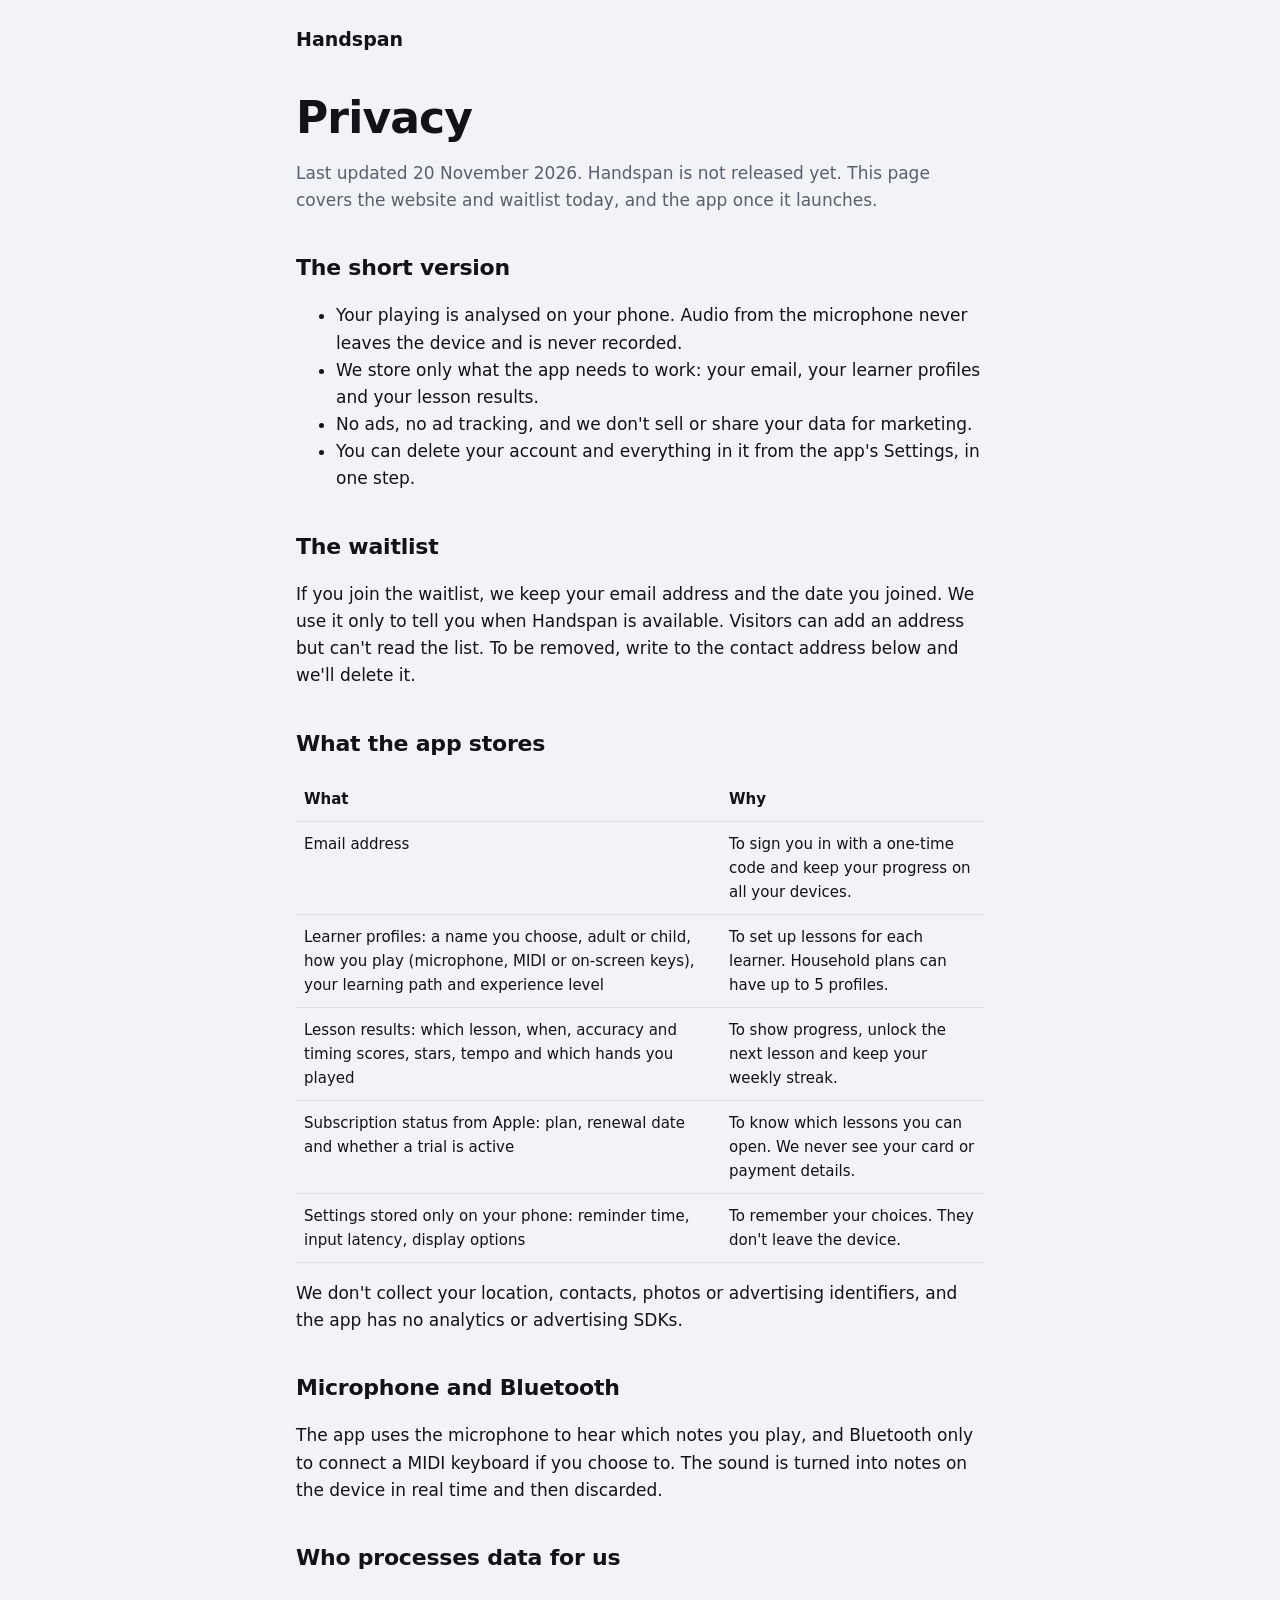
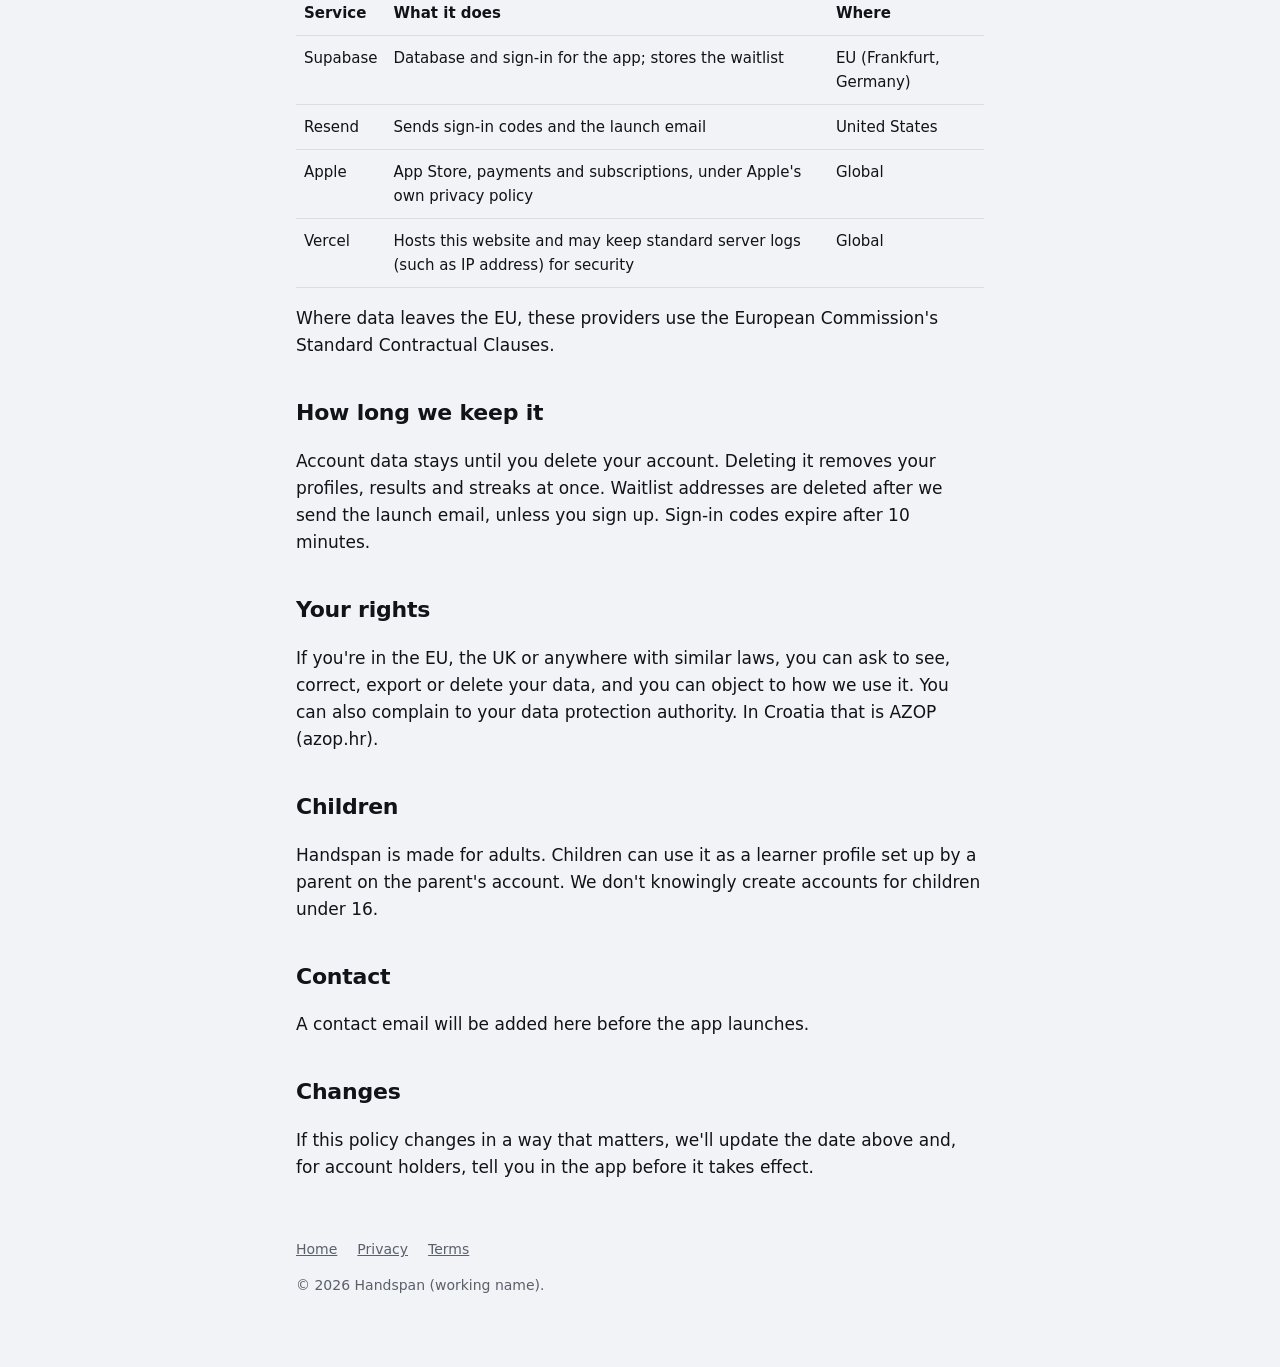
<file: replica/launch/site/privacy.html>
<!doctype html>
<html lang="en">
<head>
<meta charset="utf-8">
<meta name="viewport" content="width=device-width, initial-scale=1">
<title>Privacy · Handspan</title>
<meta name="description" content="How Handspan handles your data: playing stays on your phone, no ads, delete everything in one step.">
<link rel="icon" href="data:image/svg+xml,%3Csvg xmlns='http://www.w3.org/2000/svg' viewBox='0 0 32 32'%3E%3Crect width='32' height='32' rx='8' fill='%230b62a4'/%3E%3Cpath d='M7 18 Q16 4 25 18' stroke='white' stroke-width='3' fill='none' stroke-linecap='round'/%3E%3Cpath d='M7 20v6M25 20v6' stroke='white' stroke-width='3' stroke-linecap='round'/%3E%3C/svg%3E">
<link rel="stylesheet" href="tokens.css">
<style>
  *, *::before, *::after { box-sizing: border-box; }
  html { -webkit-text-size-adjust: 100%; }
  body { margin: 0; font-family: var(--font-sans); color: var(--color-text); background: var(--color-bg); line-height: 1.6; font-size: 17px; }
  .wrap { max-width: 720px; margin: 0 auto; padding: 0 16px; }
  header { padding: 24px 0; }
  header a { color: var(--color-text); text-decoration: none; font-weight: 650; font-size: 19px; }
  h1 { font-size: clamp(32px, 6vw, 44px); line-height: 1.1; letter-spacing: -0.02em; margin: 16px 0 8px; }
  h2 { font-size: 22px; margin: 36px 0 8px; letter-spacing: -0.01em; }
  p, li { max-width: 68ch; }
  .muted { color: var(--color-text-muted); }
  a { color: var(--color-tint); }
  table { border-collapse: collapse; width: 100%; font-size: 15px; margin-top: 8px; }
  th, td { text-align: left; padding: 10px 8px; border-bottom: 1px solid var(--color-border); vertical-align: top; }
  .scroll { overflow-x: auto; }
  footer { padding: 40px 0 56px; font-size: 14px; color: var(--color-text-muted); }
  footer a { color: var(--color-text-muted); margin-right: 20px; }
</style>
</head>
<body>
<div class="wrap">
<header><a href="./">Handspan</a></header>
<main>
<h1>Privacy</h1>
<p class="muted">Last updated 20 November 2026. Handspan is not released yet. This page covers the website and waitlist today, and the app once it launches.</p>

<h2>The short version</h2>
<ul>
  <li>Your playing is analysed on your phone. Audio from the microphone never leaves the device and is never recorded.</li>
  <li>We store only what the app needs to work: your email, your learner profiles and your lesson results.</li>
  <li>No ads, no ad tracking, and we don't sell or share your data for marketing.</li>
  <li>You can delete your account and everything in it from the app's Settings, in one step.</li>
</ul>

<h2>The waitlist</h2>
<p>If you join the waitlist, we keep your email address and the date you joined. We use it only to tell you when Handspan is available. Visitors can add an address but can't read the list. To be removed, write to the contact address below and we'll delete it.</p>

<h2>What the app stores</h2>
<div class="scroll"><table>
  <tr><th>What</th><th>Why</th></tr>
  <tr><td>Email address</td><td>To sign you in with a one-time code and keep your progress on all your devices.</td></tr>
  <tr><td>Learner profiles: a name you choose, adult or child, how you play (microphone, MIDI or on-screen keys), your learning path and experience level</td><td>To set up lessons for each learner. Household plans can have up to 5 profiles.</td></tr>
  <tr><td>Lesson results: which lesson, when, accuracy and timing scores, stars, tempo and which hands you played</td><td>To show progress, unlock the next lesson and keep your weekly streak.</td></tr>
  <tr><td>Subscription status from Apple: plan, renewal date and whether a trial is active</td><td>To know which lessons you can open. We never see your card or payment details.</td></tr>
  <tr><td>Settings stored only on your phone: reminder time, input latency, display options</td><td>To remember your choices. They don't leave the device.</td></tr>
</table></div>
<p>We don't collect your location, contacts, photos or advertising identifiers, and the app has no analytics or advertising SDKs.</p>

<h2>Microphone and Bluetooth</h2>
<p>The app uses the microphone to hear which notes you play, and Bluetooth only to connect a MIDI keyboard if you choose to. The sound is turned into notes on the device in real time and then discarded.</p>

<h2>Who processes data for us</h2>
<div class="scroll"><table>
  <tr><th>Service</th><th>What it does</th><th>Where</th></tr>
  <tr><td>Supabase</td><td>Database and sign-in for the app; stores the waitlist</td><td>EU (Frankfurt, Germany)</td></tr>
  <tr><td>Resend</td><td>Sends sign-in codes and the launch email</td><td>United States</td></tr>
  <tr><td>Apple</td><td>App Store, payments and subscriptions, under Apple's own privacy policy</td><td>Global</td></tr>
  <tr><td>Vercel</td><td>Hosts this website and may keep standard server logs (such as IP address) for security</td><td>Global</td></tr>
</table></div>
<p>Where data leaves the EU, these providers use the European Commission's Standard Contractual Clauses.</p>

<h2>How long we keep it</h2>
<p>Account data stays until you delete your account. Deleting it removes your profiles, results and streaks at once. Waitlist addresses are deleted after we send the launch email, unless you sign up. Sign-in codes expire after 10 minutes.</p>

<h2>Your rights</h2>
<p>If you're in the EU, the UK or anywhere with similar laws, you can ask to see, correct, export or delete your data, and you can object to how we use it. You can also complain to your data protection authority. In Croatia that is AZOP (azop.hr).</p>

<h2>Children</h2>
<p>Handspan is made for adults. Children can use it as a learner profile set up by a parent on the parent's account. We don't knowingly create accounts for children under 16.</p>

<h2>Contact</h2>
<p>A contact email will be added here before the app launches.</p>

<h2>Changes</h2>
<p>If this policy changes in a way that matters, we'll update the date above and, for account holders, tell you in the app before it takes effect.</p>
</main>
<footer><a href="./">Home</a><a href="privacy.html">Privacy</a><a href="terms.html">Terms</a><p>© 2026 Handspan (working name).</p></footer>
</div>
</body>
</html>
</file>
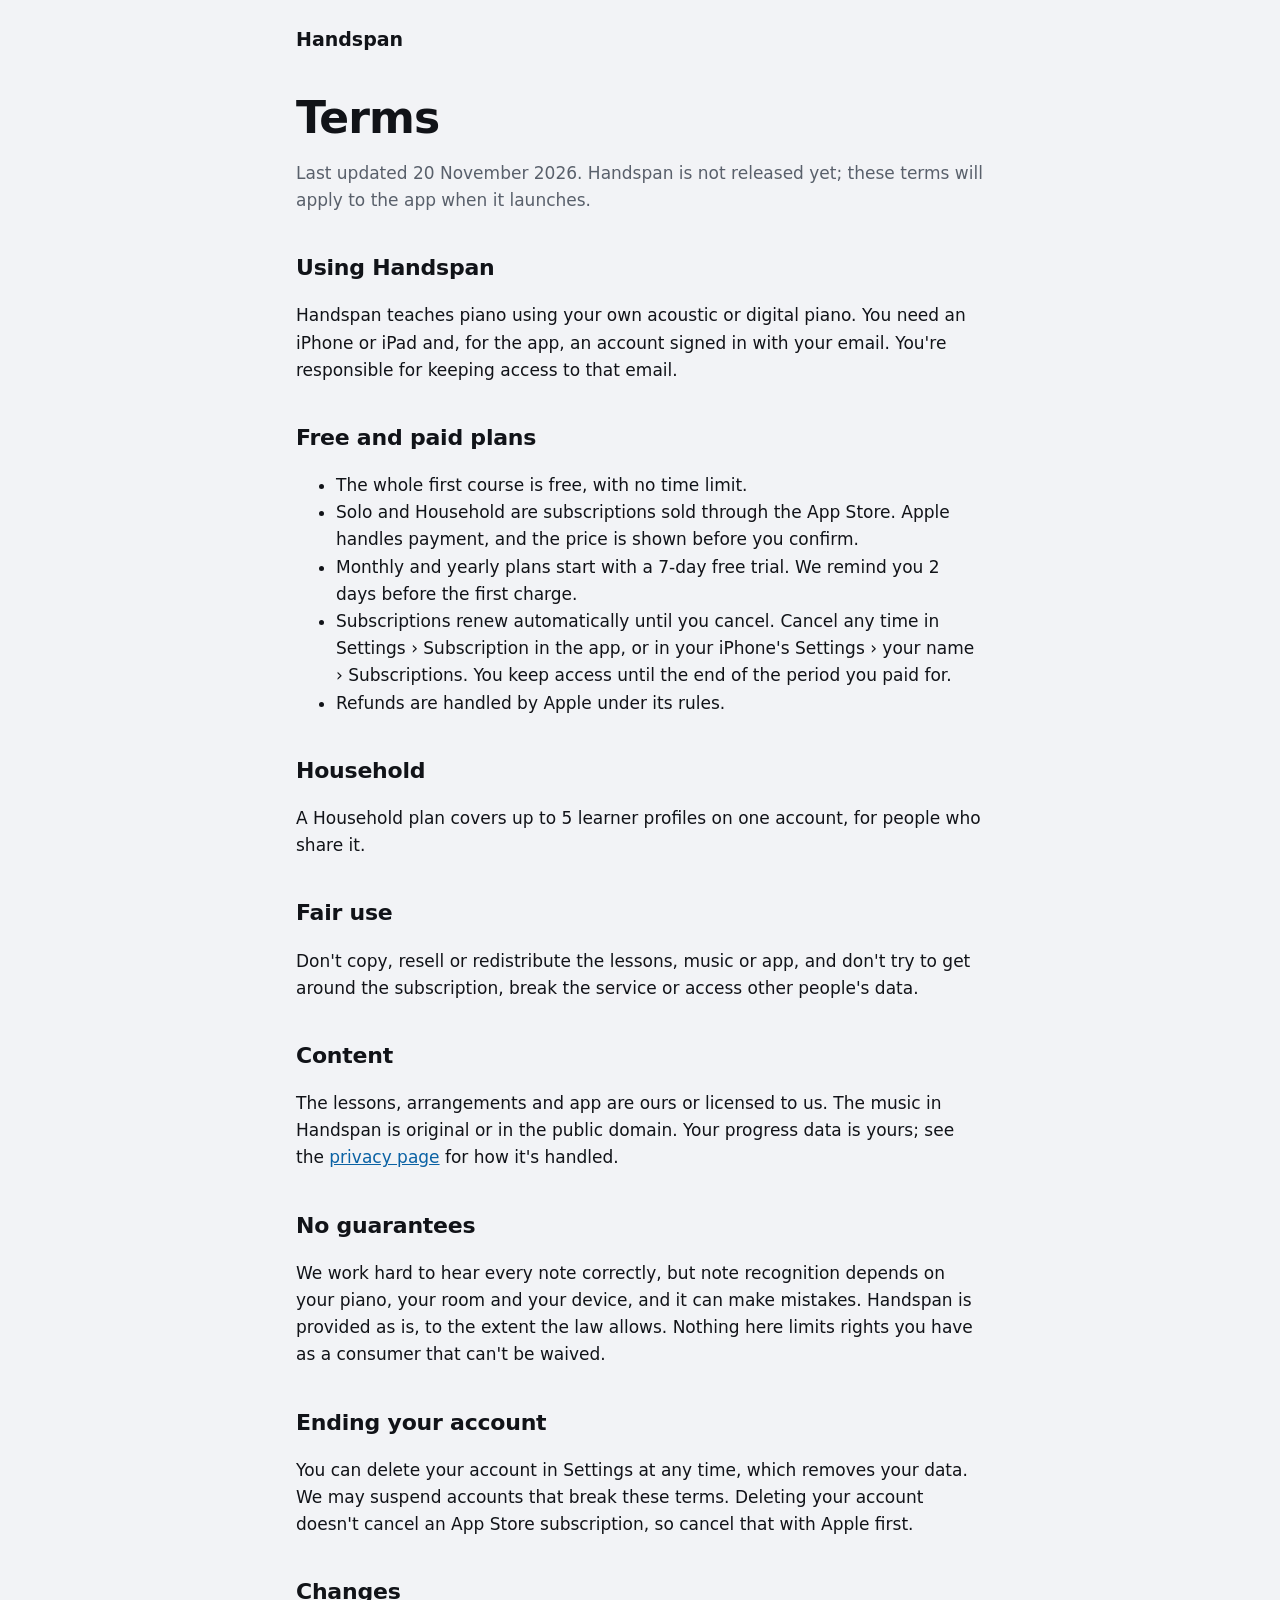
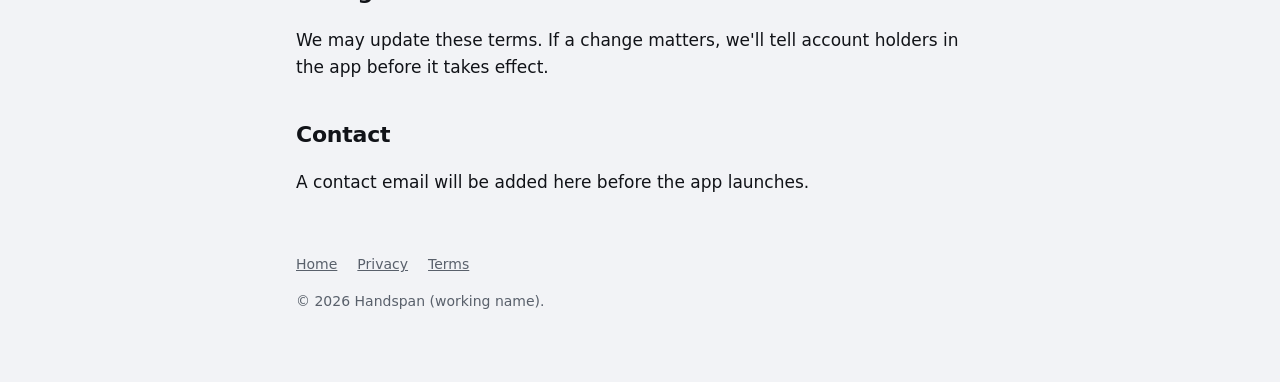
<file: replica/launch/site/terms.html>
<!doctype html>
<html lang="en">
<head>
<meta charset="utf-8">
<meta name="viewport" content="width=device-width, initial-scale=1">
<title>Terms · Handspan</title>
<meta name="description" content="The terms for using Handspan, its free course and subscriptions.">
<link rel="icon" href="data:image/svg+xml,%3Csvg xmlns='http://www.w3.org/2000/svg' viewBox='0 0 32 32'%3E%3Crect width='32' height='32' rx='8' fill='%230b62a4'/%3E%3Cpath d='M7 18 Q16 4 25 18' stroke='white' stroke-width='3' fill='none' stroke-linecap='round'/%3E%3Cpath d='M7 20v6M25 20v6' stroke='white' stroke-width='3' stroke-linecap='round'/%3E%3C/svg%3E">
<link rel="stylesheet" href="tokens.css">
<style>
  *, *::before, *::after { box-sizing: border-box; }
  html { -webkit-text-size-adjust: 100%; }
  body { margin: 0; font-family: var(--font-sans); color: var(--color-text); background: var(--color-bg); line-height: 1.6; font-size: 17px; }
  .wrap { max-width: 720px; margin: 0 auto; padding: 0 16px; }
  header { padding: 24px 0; }
  header a { color: var(--color-text); text-decoration: none; font-weight: 650; font-size: 19px; }
  h1 { font-size: clamp(32px, 6vw, 44px); line-height: 1.1; letter-spacing: -0.02em; margin: 16px 0 8px; }
  h2 { font-size: 22px; margin: 36px 0 8px; letter-spacing: -0.01em; }
  p, li { max-width: 68ch; }
  .muted { color: var(--color-text-muted); }
  a { color: var(--color-tint); }
  table { border-collapse: collapse; width: 100%; font-size: 15px; margin-top: 8px; }
  th, td { text-align: left; padding: 10px 8px; border-bottom: 1px solid var(--color-border); vertical-align: top; }
  .scroll { overflow-x: auto; }
  footer { padding: 40px 0 56px; font-size: 14px; color: var(--color-text-muted); }
  footer a { color: var(--color-text-muted); margin-right: 20px; }
</style>
</head>
<body>
<div class="wrap">
<header><a href="./">Handspan</a></header>
<main>
<h1>Terms</h1>
<p class="muted">Last updated 20 November 2026. Handspan is not released yet; these terms will apply to the app when it launches.</p>

<h2>Using Handspan</h2>
<p>Handspan teaches piano using your own acoustic or digital piano. You need an iPhone or iPad and, for the app, an account signed in with your email. You're responsible for keeping access to that email.</p>

<h2>Free and paid plans</h2>
<ul>
  <li>The whole first course is free, with no time limit.</li>
  <li>Solo and Household are subscriptions sold through the App Store. Apple handles payment, and the price is shown before you confirm.</li>
  <li>Monthly and yearly plans start with a 7-day free trial. We remind you 2 days before the first charge.</li>
  <li>Subscriptions renew automatically until you cancel. Cancel any time in Settings › Subscription in the app, or in your iPhone's Settings › your name › Subscriptions. You keep access until the end of the period you paid for.</li>
  <li>Refunds are handled by Apple under its rules.</li>
</ul>

<h2>Household</h2>
<p>A Household plan covers up to 5 learner profiles on one account, for people who share it.</p>

<h2>Fair use</h2>
<p>Don't copy, resell or redistribute the lessons, music or app, and don't try to get around the subscription, break the service or access other people's data.</p>

<h2>Content</h2>
<p>The lessons, arrangements and app are ours or licensed to us. The music in Handspan is original or in the public domain. Your progress data is yours; see the <a href="privacy.html">privacy page</a> for how it's handled.</p>

<h2>No guarantees</h2>
<p>We work hard to hear every note correctly, but note recognition depends on your piano, your room and your device, and it can make mistakes. Handspan is provided as is, to the extent the law allows. Nothing here limits rights you have as a consumer that can't be waived.</p>

<h2>Ending your account</h2>
<p>You can delete your account in Settings at any time, which removes your data. We may suspend accounts that break these terms. Deleting your account doesn't cancel an App Store subscription, so cancel that with Apple first.</p>

<h2>Changes</h2>
<p>We may update these terms. If a change matters, we'll tell account holders in the app before it takes effect.</p>

<h2>Contact</h2>
<p>A contact email will be added here before the app launches.</p>
</main>
<footer><a href="./">Home</a><a href="privacy.html">Privacy</a><a href="terms.html">Terms</a><p>© 2026 Handspan (working name).</p></footer>
</div>
</body>
</html>
</file>
<file: replica/launch/site/tokens.css>
/* Generated from tokens.json by gen_tokens_css.py. Do not edit by hand.
   Used by the design preview now and by the landing page in /replica-launch.
   Themes: follows the system; data-theme="light" or "dark" on any element forces one. */
:root {
  --color-sky-top: #557f97;
  --color-sky-mid: #c7d8e6;
  --color-bg: #f2f3f6;
  --color-surface: #f4f6f8;
  --color-surface-raised: #ffffff;
  --color-surface-sunken: #e2e7ee;
  --color-border: #d9dee5;
  --color-border-input: #7a828d;
  --color-text: #111318;
  --color-text-muted: #59606b;
  --color-on-sky: #ffffff;
  --color-on-sky-muted: #e4edf2;
  --color-accent: #0e0f12;
  --color-on-accent: #ffffff;
  --color-tint: #0b62a4;
  --color-on-tint: #ffffff;
  --color-success: #1b7443;
  --color-danger: #c2352a;
  --color-warning: #9a5700;
  --color-note-target: #0b62a4;
  --color-note-correct: #1b7443;
  --color-note-wrong: #c2352a;
  --color-note-heard: #59606b;
  --color-paper: #fbfbfc;
  --color-ink: #111318;
  --shadow-card: 0 12px 32px rgba(20, 32, 64, 0.12);
  --card-fill: rgba(255,255,255,.85);
  --sunken-fill: rgba(255,255,255,.55);
  --glass-fill: rgba(255,255,255,.28);
  --glass-edge: rgba(255,255,255,.65);
  --sky: linear-gradient(180deg, var(--color-sky-top) 0%, var(--color-sky-mid) 45%, var(--color-bg) 78%);
  --font-sans: -apple-system, BlinkMacSystemFont, "SF Pro Text", Inter, system-ui, sans-serif;
  --font-rounded: ui-rounded, "SF Pro Rounded", -apple-system, system-ui, sans-serif;
  --space-0: 0px;
  --space-1: 4px;
  --space-2: 8px;
  --space-3: 12px;
  --space-4: 16px;
  --space-5: 20px;
  --space-6: 24px;
  --space-7: 32px;
  --space-8: 40px;
  --space-9: 48px;
  --radius-card: 32px;
  --radius-inner: 20px;
  --radius-chip: 16px;
  --radius-control: 14px;
  --radius-pill: 999px;
  --ease-smooth: cubic-bezier(.32,.72,0,1);
  --dur-tap: 250ms;
  --dur-default: 350ms;
  color-scheme: light dark;
}
@media (prefers-color-scheme: dark) {
  :root:not([data-theme="light"]) {
    --color-sky-top: #04080c;
    --color-sky-mid: #10314d;
    --color-bg: #0a0e13;
    --color-surface: #171d24;
    --color-surface-raised: #232b35;
    --color-surface-sunken: #10151b;
    --color-border: #2a333e;
    --color-border-input: #6f7b88;
    --color-text: #f2f5f8;
    --color-text-muted: #a3adb8;
    --color-on-sky: #ffffff;
    --color-on-sky-muted: #b3d2e6;
    --color-accent: #f2f5f8;
    --color-on-accent: #0e1114;
    --color-tint: #6cc0f2;
    --color-on-tint: #0a0e13;
    --color-success: #4cc38a;
    --color-danger: #ff7a6e;
    --color-warning: #f0b04a;
    --color-note-target: #6cc0f2;
    --color-note-correct: #4cc38a;
    --color-note-wrong: #ff7a6e;
    --color-note-heard: #a3adb8;
    --color-paper: #141a21;
    --color-ink: #eef2f6;
    --shadow-card: 0 12px 32px rgba(0, 0, 0, 0.45);
    --card-fill: rgba(30,38,48,.80);
    --sunken-fill: rgba(16,21,27,.70);
    --glass-fill: rgba(38,50,64,.35);
    --glass-edge: rgba(255,255,255,.18);
    --sky: linear-gradient(180deg, var(--color-sky-top) 0%, var(--color-sky-mid) 45%, var(--color-bg) 78%);
  }
}
:root[data-theme="dark"],
[data-theme="dark"] {
  --color-sky-top: #04080c;
  --color-sky-mid: #10314d;
  --color-bg: #0a0e13;
  --color-surface: #171d24;
  --color-surface-raised: #232b35;
  --color-surface-sunken: #10151b;
  --color-border: #2a333e;
  --color-border-input: #6f7b88;
  --color-text: #f2f5f8;
  --color-text-muted: #a3adb8;
  --color-on-sky: #ffffff;
  --color-on-sky-muted: #b3d2e6;
  --color-accent: #f2f5f8;
  --color-on-accent: #0e1114;
  --color-tint: #6cc0f2;
  --color-on-tint: #0a0e13;
  --color-success: #4cc38a;
  --color-danger: #ff7a6e;
  --color-warning: #f0b04a;
  --color-note-target: #6cc0f2;
  --color-note-correct: #4cc38a;
  --color-note-wrong: #ff7a6e;
  --color-note-heard: #a3adb8;
  --color-paper: #141a21;
  --color-ink: #eef2f6;
  --shadow-card: 0 12px 32px rgba(0, 0, 0, 0.45);
  --card-fill: rgba(30,38,48,.80);
  --sunken-fill: rgba(16,21,27,.70);
  --glass-fill: rgba(38,50,64,.35);
  --glass-edge: rgba(255,255,255,.18);
  --sky: linear-gradient(180deg, var(--color-sky-top) 0%, var(--color-sky-mid) 45%, var(--color-bg) 78%);
}
[data-theme="light"] {
  --color-sky-top: #557f97;
  --color-sky-mid: #c7d8e6;
  --color-bg: #f2f3f6;
  --color-surface: #f4f6f8;
  --color-surface-raised: #ffffff;
  --color-surface-sunken: #e2e7ee;
  --color-border: #d9dee5;
  --color-border-input: #7a828d;
  --color-text: #111318;
  --color-text-muted: #59606b;
  --color-on-sky: #ffffff;
  --color-on-sky-muted: #e4edf2;
  --color-accent: #0e0f12;
  --color-on-accent: #ffffff;
  --color-tint: #0b62a4;
  --color-on-tint: #ffffff;
  --color-success: #1b7443;
  --color-danger: #c2352a;
  --color-warning: #9a5700;
  --color-note-target: #0b62a4;
  --color-note-correct: #1b7443;
  --color-note-wrong: #c2352a;
  --color-note-heard: #59606b;
  --color-paper: #fbfbfc;
  --color-ink: #111318;
  --shadow-card: 0 12px 32px rgba(20, 32, 64, 0.12);
  --card-fill: rgba(255,255,255,.85);
  --sunken-fill: rgba(255,255,255,.55);
  --glass-fill: rgba(255,255,255,.28);
  --glass-edge: rgba(255,255,255,.65);
  --sky: linear-gradient(180deg, var(--color-sky-top) 0%, var(--color-sky-mid) 45%, var(--color-bg) 78%);
}
@media (prefers-reduced-motion: reduce) {
  :root { --dur-tap: 0ms; --dur-default: 200ms; }
}
@media (prefers-reduced-transparency: reduce) {
  :root {
    --card-fill: var(--color-surface);
    --sunken-fill: var(--color-surface-sunken);
    --glass-fill: var(--color-surface-raised);
  }
}
</file>
<file: replica/design/tokens.css>
/* Generated from tokens.json by gen_tokens_css.py. Do not edit by hand.
   Used by the design preview now and by the landing page in /replica-launch.
   Themes: follows the system; data-theme="light" or "dark" on any element forces one. */
:root {
  --color-sky-top: #557f97;
  --color-sky-mid: #c7d8e6;
  --color-bg: #f2f3f6;
  --color-surface: #f4f6f8;
  --color-surface-raised: #ffffff;
  --color-surface-sunken: #e2e7ee;
  --color-border: #d9dee5;
  --color-border-input: #7a828d;
  --color-text: #111318;
  --color-text-muted: #59606b;
  --color-on-sky: #ffffff;
  --color-on-sky-muted: #e4edf2;
  --color-accent: #0e0f12;
  --color-on-accent: #ffffff;
  --color-tint: #0b62a4;
  --color-on-tint: #ffffff;
  --color-success: #1b7443;
  --color-danger: #c2352a;
  --color-warning: #9a5700;
  --color-note-target: #0b62a4;
  --color-note-correct: #1b7443;
  --color-note-wrong: #c2352a;
  --color-note-heard: #59606b;
  --color-paper: #fbfbfc;
  --color-ink: #111318;
  --shadow-card: 0 12px 32px rgba(20, 32, 64, 0.12);
  --card-fill: rgba(255,255,255,.85);
  --sunken-fill: rgba(255,255,255,.55);
  --glass-fill: rgba(255,255,255,.28);
  --glass-edge: rgba(255,255,255,.65);
  --sky: linear-gradient(180deg, var(--color-sky-top) 0%, var(--color-sky-mid) 45%, var(--color-bg) 78%);
  --font-sans: -apple-system, BlinkMacSystemFont, "SF Pro Text", Inter, system-ui, sans-serif;
  --font-rounded: ui-rounded, "SF Pro Rounded", -apple-system, system-ui, sans-serif;
  --space-0: 0px;
  --space-1: 4px;
  --space-2: 8px;
  --space-3: 12px;
  --space-4: 16px;
  --space-5: 20px;
  --space-6: 24px;
  --space-7: 32px;
  --space-8: 40px;
  --space-9: 48px;
  --radius-card: 32px;
  --radius-inner: 20px;
  --radius-chip: 16px;
  --radius-control: 14px;
  --radius-pill: 999px;
  --ease-smooth: cubic-bezier(.32,.72,0,1);
  --dur-tap: 250ms;
  --dur-default: 350ms;
  color-scheme: light dark;
}
@media (prefers-color-scheme: dark) {
  :root:not([data-theme="light"]) {
    --color-sky-top: #04080c;
    --color-sky-mid: #10314d;
    --color-bg: #0a0e13;
    --color-surface: #171d24;
    --color-surface-raised: #232b35;
    --color-surface-sunken: #10151b;
    --color-border: #2a333e;
    --color-border-input: #6f7b88;
    --color-text: #f2f5f8;
    --color-text-muted: #a3adb8;
    --color-on-sky: #ffffff;
    --color-on-sky-muted: #b3d2e6;
    --color-accent: #f2f5f8;
    --color-on-accent: #0e1114;
    --color-tint: #6cc0f2;
    --color-on-tint: #0a0e13;
    --color-success: #4cc38a;
    --color-danger: #ff7a6e;
    --color-warning: #f0b04a;
    --color-note-target: #6cc0f2;
    --color-note-correct: #4cc38a;
    --color-note-wrong: #ff7a6e;
    --color-note-heard: #a3adb8;
    --color-paper: #141a21;
    --color-ink: #eef2f6;
    --shadow-card: 0 12px 32px rgba(0, 0, 0, 0.45);
    --card-fill: rgba(30,38,48,.80);
    --sunken-fill: rgba(16,21,27,.70);
    --glass-fill: rgba(38,50,64,.35);
    --glass-edge: rgba(255,255,255,.18);
    --sky: linear-gradient(180deg, var(--color-sky-top) 0%, var(--color-sky-mid) 45%, var(--color-bg) 78%);
  }
}
:root[data-theme="dark"],
[data-theme="dark"] {
  --color-sky-top: #04080c;
  --color-sky-mid: #10314d;
  --color-bg: #0a0e13;
  --color-surface: #171d24;
  --color-surface-raised: #232b35;
  --color-surface-sunken: #10151b;
  --color-border: #2a333e;
  --color-border-input: #6f7b88;
  --color-text: #f2f5f8;
  --color-text-muted: #a3adb8;
  --color-on-sky: #ffffff;
  --color-on-sky-muted: #b3d2e6;
  --color-accent: #f2f5f8;
  --color-on-accent: #0e1114;
  --color-tint: #6cc0f2;
  --color-on-tint: #0a0e13;
  --color-success: #4cc38a;
  --color-danger: #ff7a6e;
  --color-warning: #f0b04a;
  --color-note-target: #6cc0f2;
  --color-note-correct: #4cc38a;
  --color-note-wrong: #ff7a6e;
  --color-note-heard: #a3adb8;
  --color-paper: #141a21;
  --color-ink: #eef2f6;
  --shadow-card: 0 12px 32px rgba(0, 0, 0, 0.45);
  --card-fill: rgba(30,38,48,.80);
  --sunken-fill: rgba(16,21,27,.70);
  --glass-fill: rgba(38,50,64,.35);
  --glass-edge: rgba(255,255,255,.18);
  --sky: linear-gradient(180deg, var(--color-sky-top) 0%, var(--color-sky-mid) 45%, var(--color-bg) 78%);
}
[data-theme="light"] {
  --color-sky-top: #557f97;
  --color-sky-mid: #c7d8e6;
  --color-bg: #f2f3f6;
  --color-surface: #f4f6f8;
  --color-surface-raised: #ffffff;
  --color-surface-sunken: #e2e7ee;
  --color-border: #d9dee5;
  --color-border-input: #7a828d;
  --color-text: #111318;
  --color-text-muted: #59606b;
  --color-on-sky: #ffffff;
  --color-on-sky-muted: #e4edf2;
  --color-accent: #0e0f12;
  --color-on-accent: #ffffff;
  --color-tint: #0b62a4;
  --color-on-tint: #ffffff;
  --color-success: #1b7443;
  --color-danger: #c2352a;
  --color-warning: #9a5700;
  --color-note-target: #0b62a4;
  --color-note-correct: #1b7443;
  --color-note-wrong: #c2352a;
  --color-note-heard: #59606b;
  --color-paper: #fbfbfc;
  --color-ink: #111318;
  --shadow-card: 0 12px 32px rgba(20, 32, 64, 0.12);
  --card-fill: rgba(255,255,255,.85);
  --sunken-fill: rgba(255,255,255,.55);
  --glass-fill: rgba(255,255,255,.28);
  --glass-edge: rgba(255,255,255,.65);
  --sky: linear-gradient(180deg, var(--color-sky-top) 0%, var(--color-sky-mid) 45%, var(--color-bg) 78%);
}
@media (prefers-reduced-motion: reduce) {
  :root { --dur-tap: 0ms; --dur-default: 200ms; }
}
@media (prefers-reduced-transparency: reduce) {
  :root {
    --card-fill: var(--color-surface);
    --sunken-fill: var(--color-surface-sunken);
    --glass-fill: var(--color-surface-raised);
  }
}
</file>
